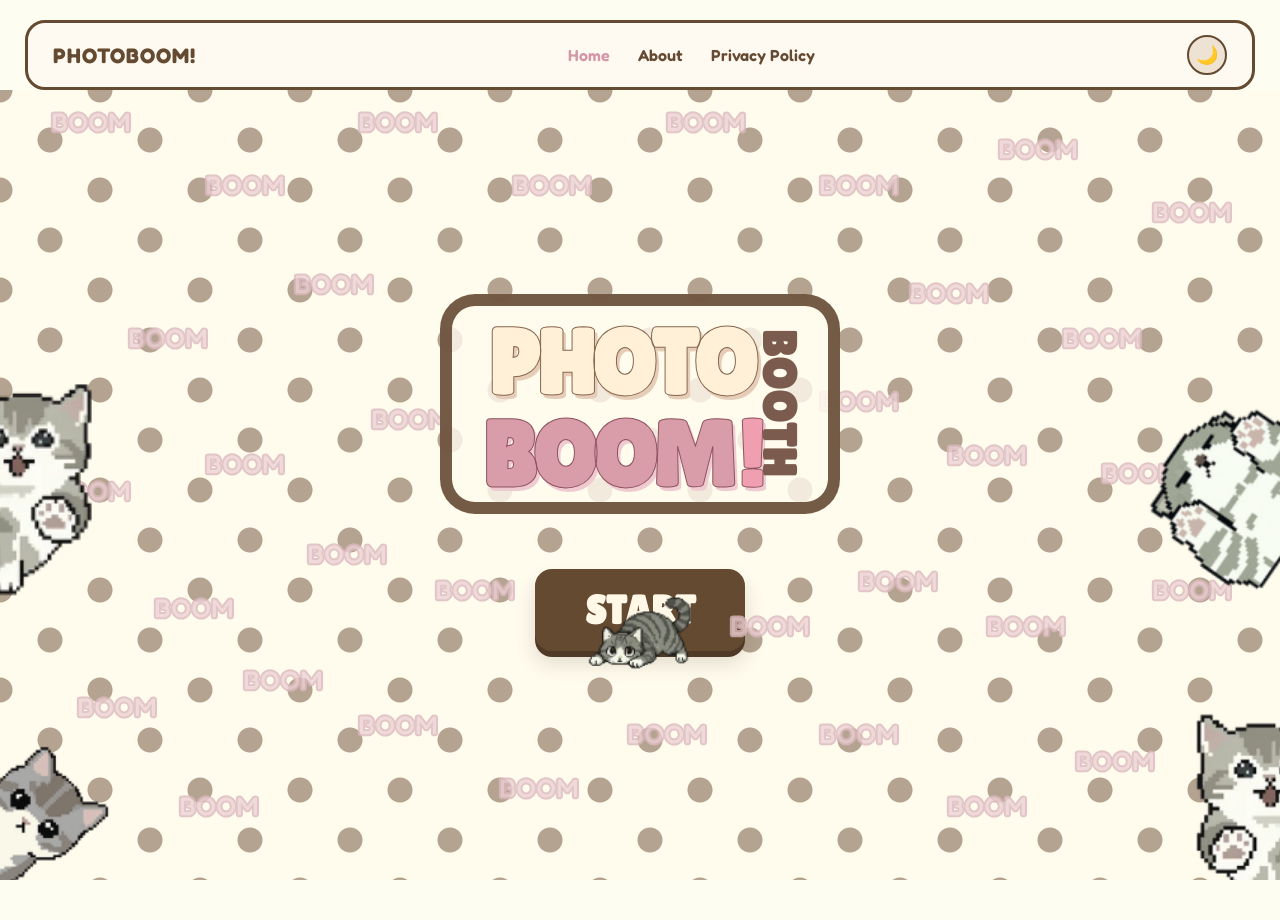
<file: index.html>
<!DOCTYPE html>
<html lang="en">

<head>
    <meta charset="UTF-8">

    <meta name="viewport"
        content="width=device-width, initial-scale=1.0">

    <title>PHOTOBOOM! BOOTH</title>

    <link rel="stylesheet" href="style.css">
</head>

<body>

    <!-- NAVBAR -->
    <nav class="navbar">

        <a href="index.html" class="nav-brand">
            PHOTOBOOM!
        </a>

        <div class="nav-links">
            <a href="index.html" class="active">Home</a>
            <a href="about.html">About</a>
            <a href="privacy.html">Privacy Policy</a>
        </div>

        <button
            id="themeButton"
            class="theme-button"
            type="button"
            aria-label="Toggle dark mode">
            🌙
        </button>

    </nav>

    <main class="home">

    <!-- Decorative BOOM -->
    <div class="decorative-boom boom-1">BOOM</div>
    <div class="decorative-boom boom-2">BOOM</div>
    <div class="decorative-boom boom-3">BOOM</div>
    <div class="decorative-boom boom-4">BOOM</div>
    <div class="decorative-boom boom-5">BOOM</div>
    <div class="decorative-boom boom-6">BOOM</div>
    <div class="decorative-boom boom-7">BOOM</div>
    <div class="decorative-boom boom-8">BOOM</div>
    <div class="decorative-boom boom-9">BOOM</div>
    <div class="decorative-boom boom-10">BOOM</div>
    <div class="decorative-boom boom-11">BOOM</div>
    <div class="decorative-boom boom-12">BOOM</div>
    <div class="decorative-boom boom-13">BOOM</div>
    <div class="decorative-boom boom-14">BOOM</div>
    <div class="decorative-boom boom-15">BOOM</div>
    <div class="decorative-boom boom-16">BOOM</div>
    <div class="decorative-boom boom-17">BOOM</div>
    <div class="decorative-boom boom-18">BOOM</div>
    <div class="decorative-boom boom-19">BOOM</div>
    <div class="decorative-boom boom-20">BOOM</div>
    <div class="decorative-boom boom-21">BOOM</div>
    <div class="decorative-boom boom-22">BOOM</div>
    <div class="decorative-boom boom-23">BOOM</div>
    <div class="decorative-boom boom-24">BOOM</div>
    <div class="decorative-boom boom-25">BOOM</div>
    <div class="decorative-boom boom-26">BOOM</div>
    <div class="decorative-boom boom-27">BOOM</div>
    <div class="decorative-boom boom-28">BOOM</div>
    <div class="decorative-boom boom-29">BOOM</div>
    <div class="decorative-boom boom-30">BOOM</div>
    <div class="decorative-boom boom-31">BOOM</div>
    <div class="decorative-boom boom-32">BOOM</div>
    <div class="decorative-boom boom-33">BOOM</div>
    <div class="decorative-boom boom-34">BOOM</div>


    <!-- Main Logo -->
    <div class="main-logo">
        
        <div class="logo-photo">
            PHOTO
        </div>

        <div class="logo-boom">
            BOOM<span>!</span>
        </div>

        <div class="logo-booth">
            BOOTH
        </div>
        
    </div>
    <!-- cat1 image -->
    <img src="images/cat1.png" alt="Cute cat" class="cat-image">

     <!-- cat2 image -->
    <img src="images/cat2.png" alt="Cute cat" class="cat-image-2">

     <!-- cat3 image -->
    <img src="images/cat3.png" alt="Cute cat" class="cat-image-3">

     <!-- cat4 image -->
    <img src="images/cat4.png" alt="Cute cat" class="cat-image-4">

    <!-- cat5 image -->
    <img src="images/cat5.png" alt="Cute cat" class="cat-image-5">

    <!-- Start Button -->
    <a href="booth.html" class="start-button">START</a>

</main>

    <script src="script.js"></script>

</body>
</html>
</file>
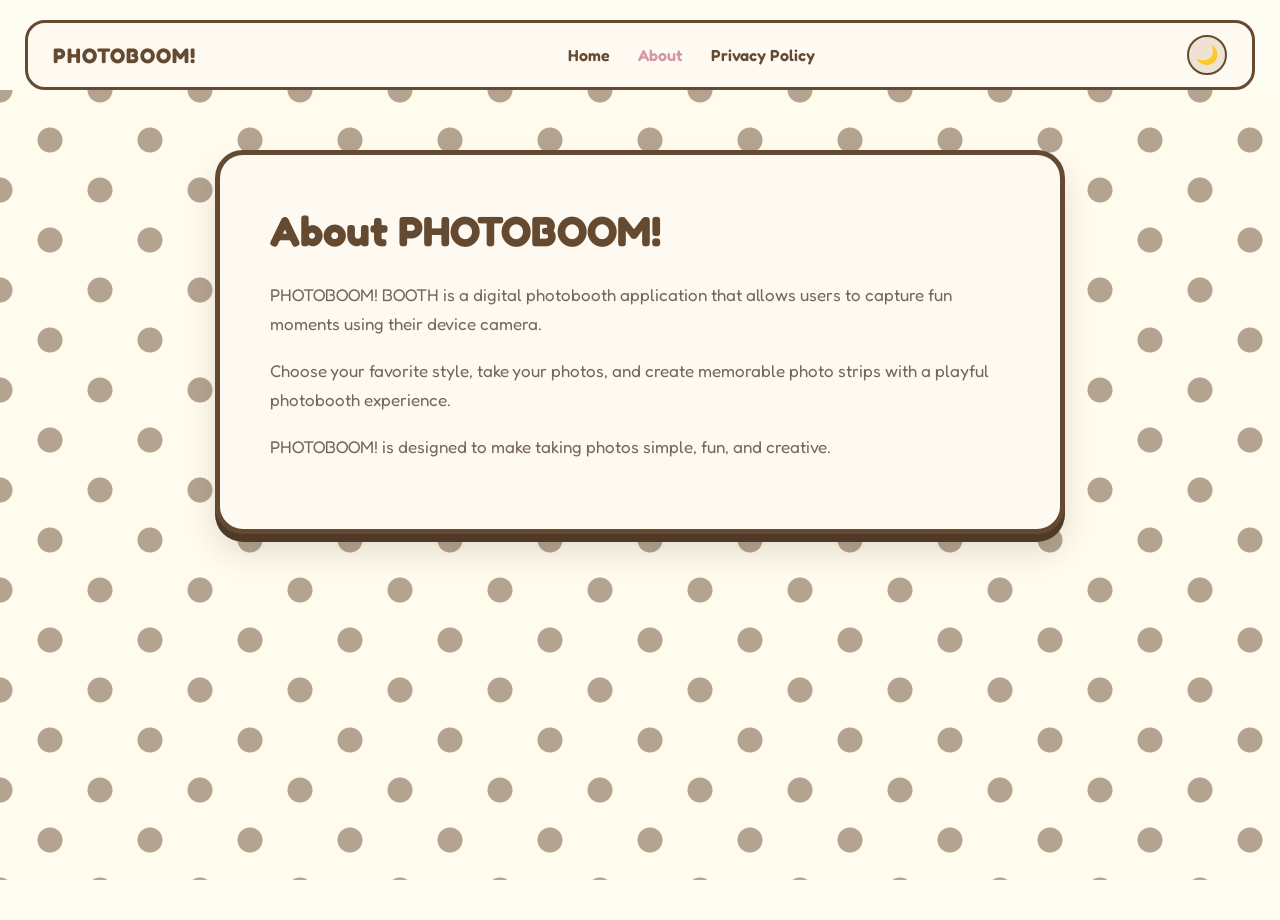
<file: about.html>
<!DOCTYPE html>
<html lang="en">

<head>
    <meta charset="UTF-8">
    <meta name="viewport" content="width=device-width, initial-scale=1.0">

    <title>About - Photo Boom!</title>

    <link rel="stylesheet" href="style.css">
</head>

<body>

    <!-- NAVBAR -->
    <nav class="navbar">

        <a href="index.html" class="nav-brand">
            PHOTOBOOM!
        </a>

        <div class="nav-links">
            <a href="index.html">Home</a>
            <a href="about.html" class="active">About</a>
            <a href="privacy.html">Privacy Policy</a>
        </div>

        <button
            id="themeButton"
            class="theme-button"
            type="button"
            aria-label="Toggle dark mode">
            🌙
        </button>

    </nav>


    <!-- ABOUT PAGE -->
    <main class="page">
        <div class="page-card">

            <h1>About PHOTOBOOM!</h1>

            <p>
                PHOTOBOOM! BOOTH is a digital photobooth
                application that allows users to capture
                fun moments using their device camera.
            </p>

            <p>
                Choose your favorite style, take your photos,
                and create memorable photo strips with a
                playful photobooth experience.
            </p>

            <p>
                PHOTOBOOM! is designed to make taking photos
                simple, fun, and creative.
            </p>

        </div>

    </main>
    
    <script src="script.js"></script>

</body>
</html>
</file>
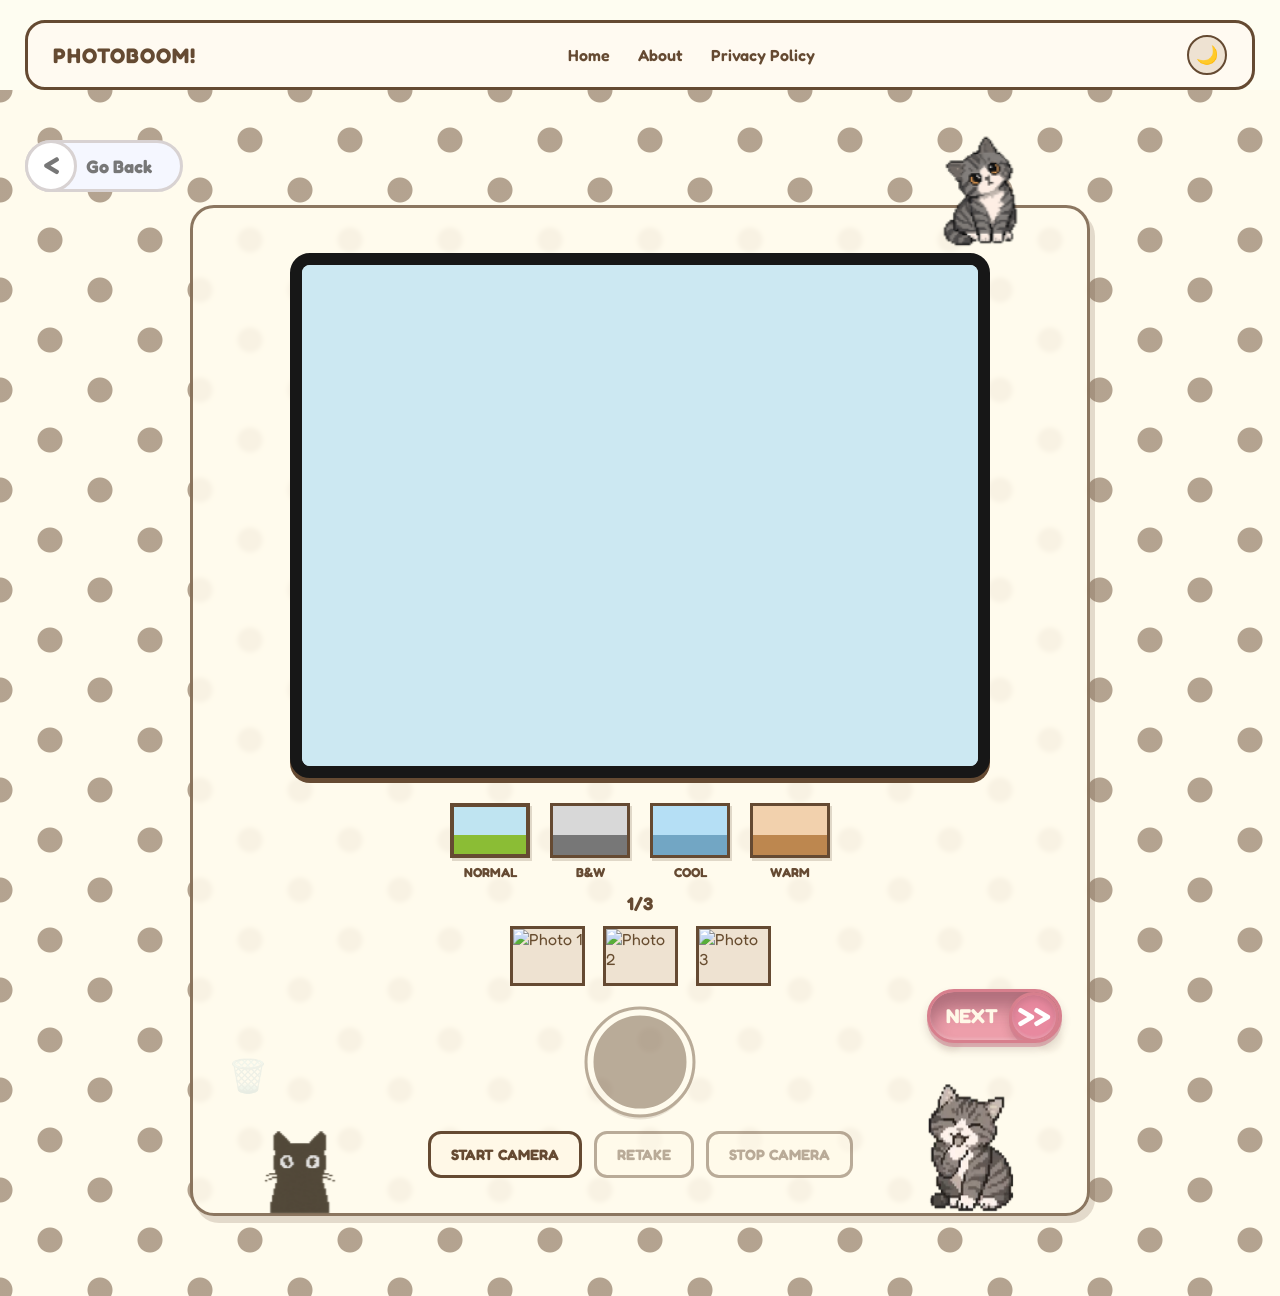
<file: booth.html>
<!DOCTYPE html>
<html lang="en">

<head>
    <meta charset="UTF-8">
    <meta name="viewport" content="width=device-width, initial-scale=1.0">

    <title>Photo Booth - PHOTOBOOM!</title>

    <link rel="stylesheet" href="style.css">
</head>

<body>

    <!-- Navbar -->
    <nav class="navbar">

        <a href="index.html" class="nav-brand">
            PHOTOBOOM!
        </a>

        <div class="nav-links">
            <a href="index.html">Home</a>
            <a href="about.html">About</a>
            <a href="privacy.html">Privacy Policy</a>
        </div>

        <button
            id="themeButton"
            class="theme-button"
            type="button"
            aria-label="Toggle dark mode">
            🌙
        </button>

    </nav>


    <!-- Booth Page -->
    <main class="booth-page">

        <!-- Back Button -->
        <a href="index.html" class="back-home">
            Go Back
        </a>


        <!-- Booth Card -->
        <div class="booth-card">

            <!-- Cat Top -->
            <img
                src="images/cat6.png"
                alt="Cute cat"
                class="cat-image-6">

            <!--Cat Right Bottom-->
            <img
                src="images/cat7.png"
                alt="Cute cat"
                class="cat-image-7">

            <!--Cat Left Bottom-->
            <img
                src="images/cat8.png"
                alt="Cute cat"
                class="cat-image-8">

            <!-- Camera Area -->
            <div class="camera-container">

                <!-- Undo Button -->
                <button
                    id="undo-button"
                    class="undo-button"
                    type="button">
                    ↶
                </button>


                <!-- Camera -->
                <video
                    id="camera"
                    autoplay
                    playsinline>
                </video>


                <!-- Canvas -->
                <canvas
                    id="photo-canvas">
                </canvas>


                <!-- Countdown -->
                <div
                    id="countdown"
                    class="countdown">
                </div>

            </div>


            <!-- Filters -->
            <div class="filters">

                <button
                    class="filter-button active"
                    data-filter="normal"
                    type="button">

                    <span class="filter-preview normal-preview"></span>
                    <span>NORMAL</span>

                </button>


                <button
                    class="filter-button"
                    data-filter="bw"
                    type="button">

                    <span class="filter-preview bw-preview"></span>
                    <span>B&W</span>

                </button>


                <button
                    class="filter-button"
                    data-filter="cool"
                    type="button">

                    <span class="filter-preview cool-preview"></span>
                    <span>COOL</span>

                </button>


                <button
                    class="filter-button"
                    data-filter="warm"
                    type="button">

                    <span class="filter-preview warm-preview"></span>
                    <span>WARM</span>

                </button>

            </div>


            <!-- Photo Counter -->
            <div class="photo-counter">
                <span id="photo-count">1</span>/3
            </div>


            <!-- Photo Thumbnails -->
            <div class="photo-thumbnails">

                <div class="photo-thumbnail">
                    <img
                        id="thumbnail-1"
                        alt="Photo 1">
                </div>

                <div class="photo-thumbnail">
                    <img
                        id="thumbnail-2"
                        alt="Photo 2">
                </div>

                <div class="photo-thumbnail">
                    <img
                        id="thumbnail-3"
                        alt="Photo 3">
                </div>

            </div>


            <!-- Booth Controls -->
            <div class="booth-controls">
                

                <!-- Delete -->
                <button
                    id="delete-photo"
                    class="delete-button"
                    type="button">
                    🗑️
                </button>


                <!-- Shutter -->
                <button
                    id="take-photo"
                    class="shutter-button"
                    type="button"
                    disabled>
                </button>


                <!-- Next -->
                <a href="frame.html" class="booth-page next-button">
                    NEXT
                </a>

            </div>


            <!-- Photo Actions -->
            <div class="photo-actions">

                <button
                    id="start-camera"
                    class="booth-button"
                    type="button">
                    START CAMERA
                </button>

                <button
                    id="retake-photo"
                    class="booth-button"
                    type="button"
                    disabled>
                    RETAKE
                </button>

                <button
                    id="stop-camera"
                    class="booth-button"
                    type="button"
                    disabled>
                    STOP CAMERA
                </button>

            </div>

        </div>


        <!-- Decorative BOOM -->

    </main>
    
    <!-- JavaScript -->
    <script src="script.js"></script>

</body>

</html>
</file>
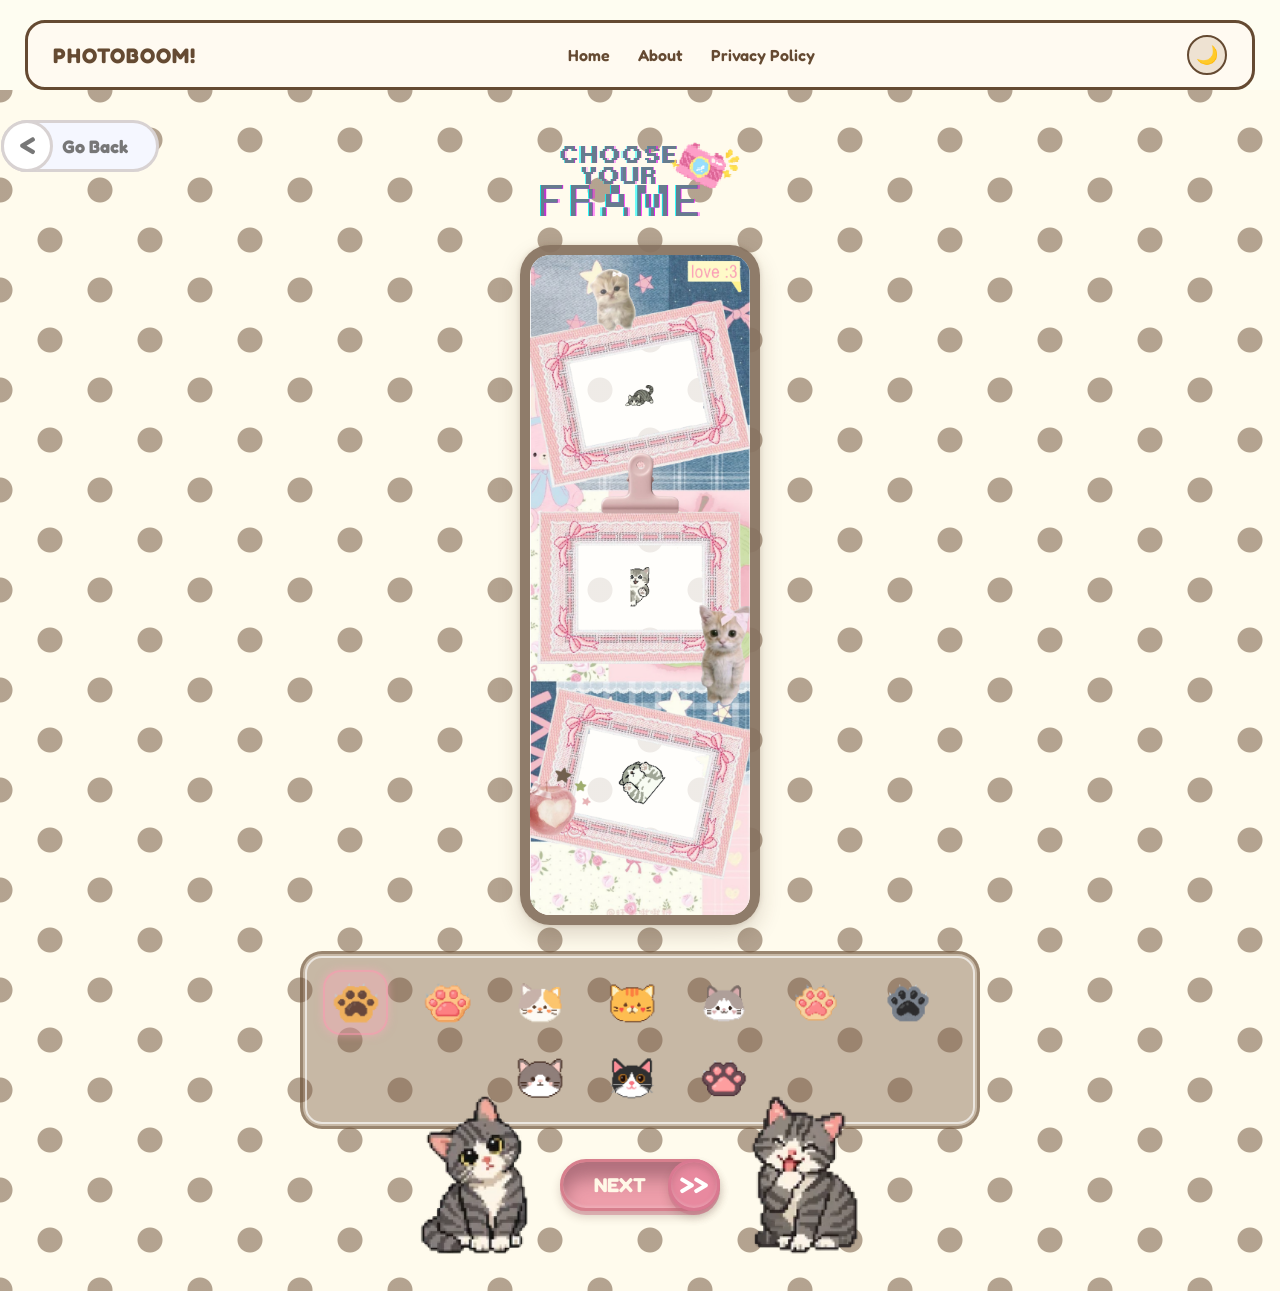
<file: frame.html>
<!DOCTYPE html>
<html lang="en">

<head>
    <meta charset="UTF-8">
    <meta name="viewport" content="width=device-width, initial-scale=1.0">

    <title>Choose Your Frame - PHOTOBOOM!</title>

    <link rel="stylesheet" href="style.css">
</head>

<body>

    <!-- NAVBAR -->
    <nav class="navbar">

        <a href="index.html" class="nav-brand">
            PHOTOBOOM!
        </a>

        <div class="nav-links">
            <a href="index.html">Home</a>
            <a href="about.html">About</a>
            <a href="privacy.html">Privacy Policy</a>
        </div>

        <button
            id="themeButton"
            class="theme-button"
            type="button"
            aria-label="Toggle dark mode">
            🌙
        </button>

    </nav>


    <!-- FRAME PAGE -->
    <main class="frame-page">

        <!-- Go Back -->
        <a href="booth.html" class="back-home">
            Go Back
        </a>


        <!-- Title Image -->
        <div class="frame-title">

            <img
                src="images/text1.png"
                alt="Choose Your Frame">

        </div>


        <!-- Cat Decorative -->
        <img
            src="images/cat9.png"
            alt=""
            class="cat-image-9"
        >

        <img
            src="images/cat10.png"
            alt=""
            class="cat-image-10"
        >


        <!-- Photo Frame Preview -->
        <div class="frame-preview">

            <!-- Tiga Photo hasil capture -->
            <div class="photo-stack">

                <img
                    id="captured-photo-1"
                    class="captured-photo"
                    src=""
                    alt="Captured Photo 1"
                >

                <img
                    id="captured-photo-2"
                    class="captured-photo"
                    src=""
                    alt="Captured Photo 2"
                >

                <img
                    id="captured-photo-3"
                    class="captured-photo"
                    src=""
                    alt="Captured Photo 3"
                >

            </div>


            <!-- Frame yang dipilih -->
            <img
                id="frame-overlay"
                class="frame-overlay"
                src="images/frame1.png"
                alt="Selected Photo Frame"
            >

        </div>


        <!-- Frame Selection -->
        <div class="frame-options">

            <button
                class="frame-button active"
                data-frame="frame1.png">
                <img src="icon/icon1.png" alt="frame 1">
            </button>

            <button
                class="frame-button"
                data-frame="frame2.png">
                <img src="icon/icon2.png" alt="frame 2">
            </button>
                

            <button
                class="frame-button"
                data-frame="frame3.png">
                <img src="icon/icon3.png" alt="frame 3">
            </button>
                

            <button
                class="frame-button"
                data-frame="frame4.png">
                <img src="icon/icon4.png" alt="frame 4">
            </button>


            <button
                class="frame-button"
                data-frame="frame5.png">
                <img src="icon/icon5.png" alt="frame 5">
            </button>

            <button
                class="frame-button"
                data-frame="frame6.png">
                <img src="icon/icon6.png" alt="frame 6">
            </button>


            <button
                class="frame-button"
                data-frame="frame7.png">
                <img src="icon/icon7.png" alt="frame 7">
            </button>

            <button
                class="frame-button"
                data-frame="frame8.png">
                <img src="icon/icon8.png" alt="frame 8">
            </button>

            <button
                class="frame-button"
                data-frame="frame9.png">
                <img src="icon/icon9.png" alt="frame 9">
            </button>


            <button
                class="frame-button"
                data-frame="frame10.png">
                <img src="icon/icon10.png" alt="frame 10">
            </button>

        </div>


        <!-- Next -->
        <a href="sticker.html" class="next-button">
            NEXT
        </a>

    </main>


    <script src="script.js"></script>
    <script src="frame-config.js"></script>
    <script src="frame.js"></script>

</body>

</html>
</file>
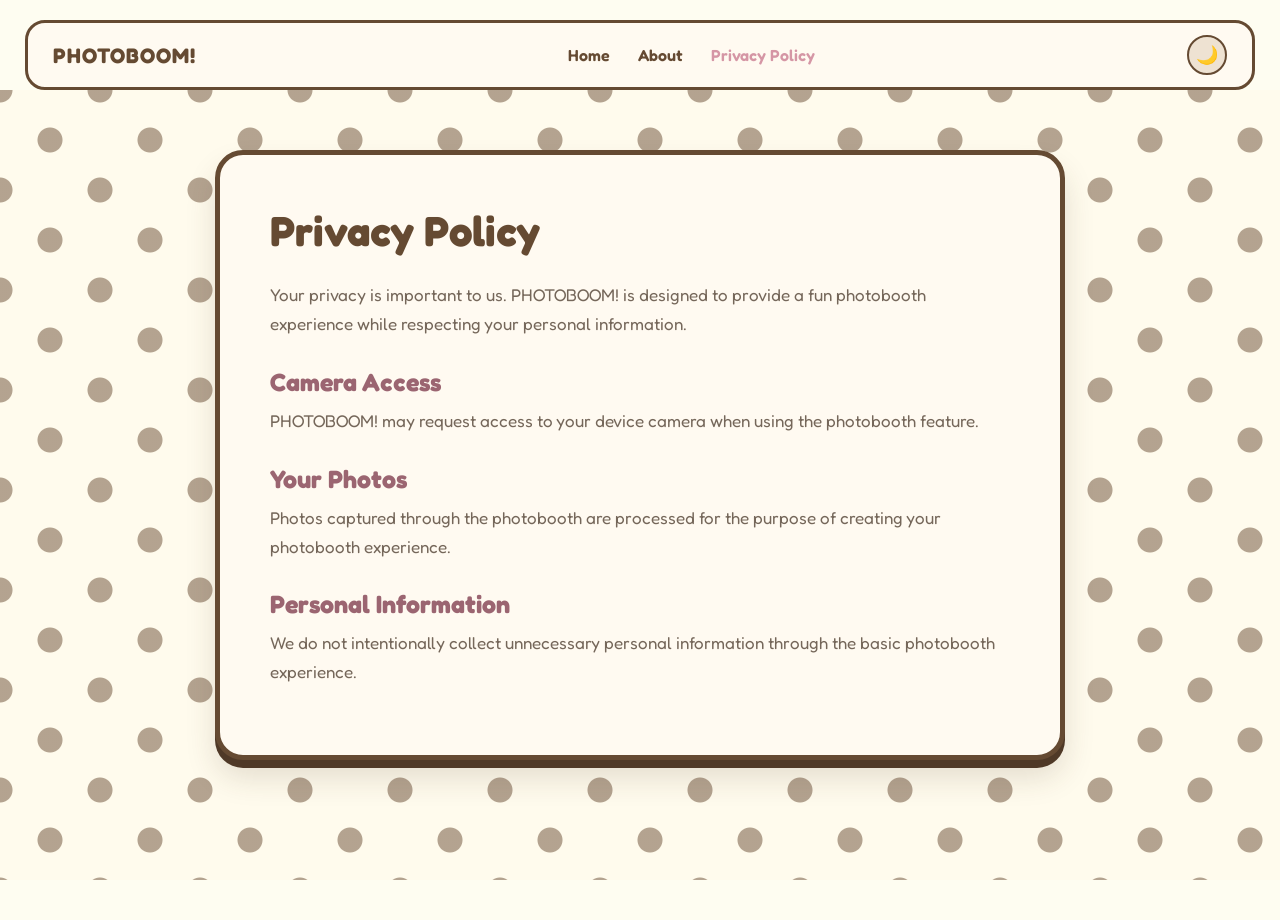
<file: privacy.html>
<!DOCTYPE html>
<html lang="en">

<head>
    <meta charset="UTF-8">
    <meta name="viewport" content="width=device-width, initial-scale=1.0">

    <title>Privacy Policy - Photo Boom!</title>

    <link rel="stylesheet" href="style.css">
</head>

<body>

    <!-- NAVBAR -->
    <nav class="navbar">

        <a href="index.html" class="nav-brand">
            PHOTOBOOM!
        </a>

        <div class="nav-links">
            <a href="index.html">Home</a>
            <a href="about.html">About</a>
            <a href="privacy.html" class="active">
                Privacy Policy
            </a>
        </div>

        <button
            id="themeButton"
            class="theme-button"
            type="button"
            aria-label="Toggle dark mode">
            🌙
        </button>

    </nav>


    <!-- PRIVACY PAGE -->
    <main class="page">
        
        <div class="page-card">

            <h1>Privacy Policy</h1>

            <p>
                Your privacy is important to us.
                PHOTOBOOM! is designed to provide a
                fun photobooth experience while respecting
                your personal information.
            </p>

            <h2>Camera Access</h2>

            <p>
                PHOTOBOOM! may request access to your device
                camera when using the photobooth feature.
            </p>

            <h2>Your Photos</h2>

            <p>
                Photos captured through the photobooth are
                processed for the purpose of creating your
                photobooth experience.
            </p>

            <h2>Personal Information</h2>

            <p>
                We do not intentionally collect unnecessary
                personal information through the basic
                photobooth experience.
            </p>

        </div>

    </main>
    
    <script src="script.js"></script>

</body>
</html>
</file>
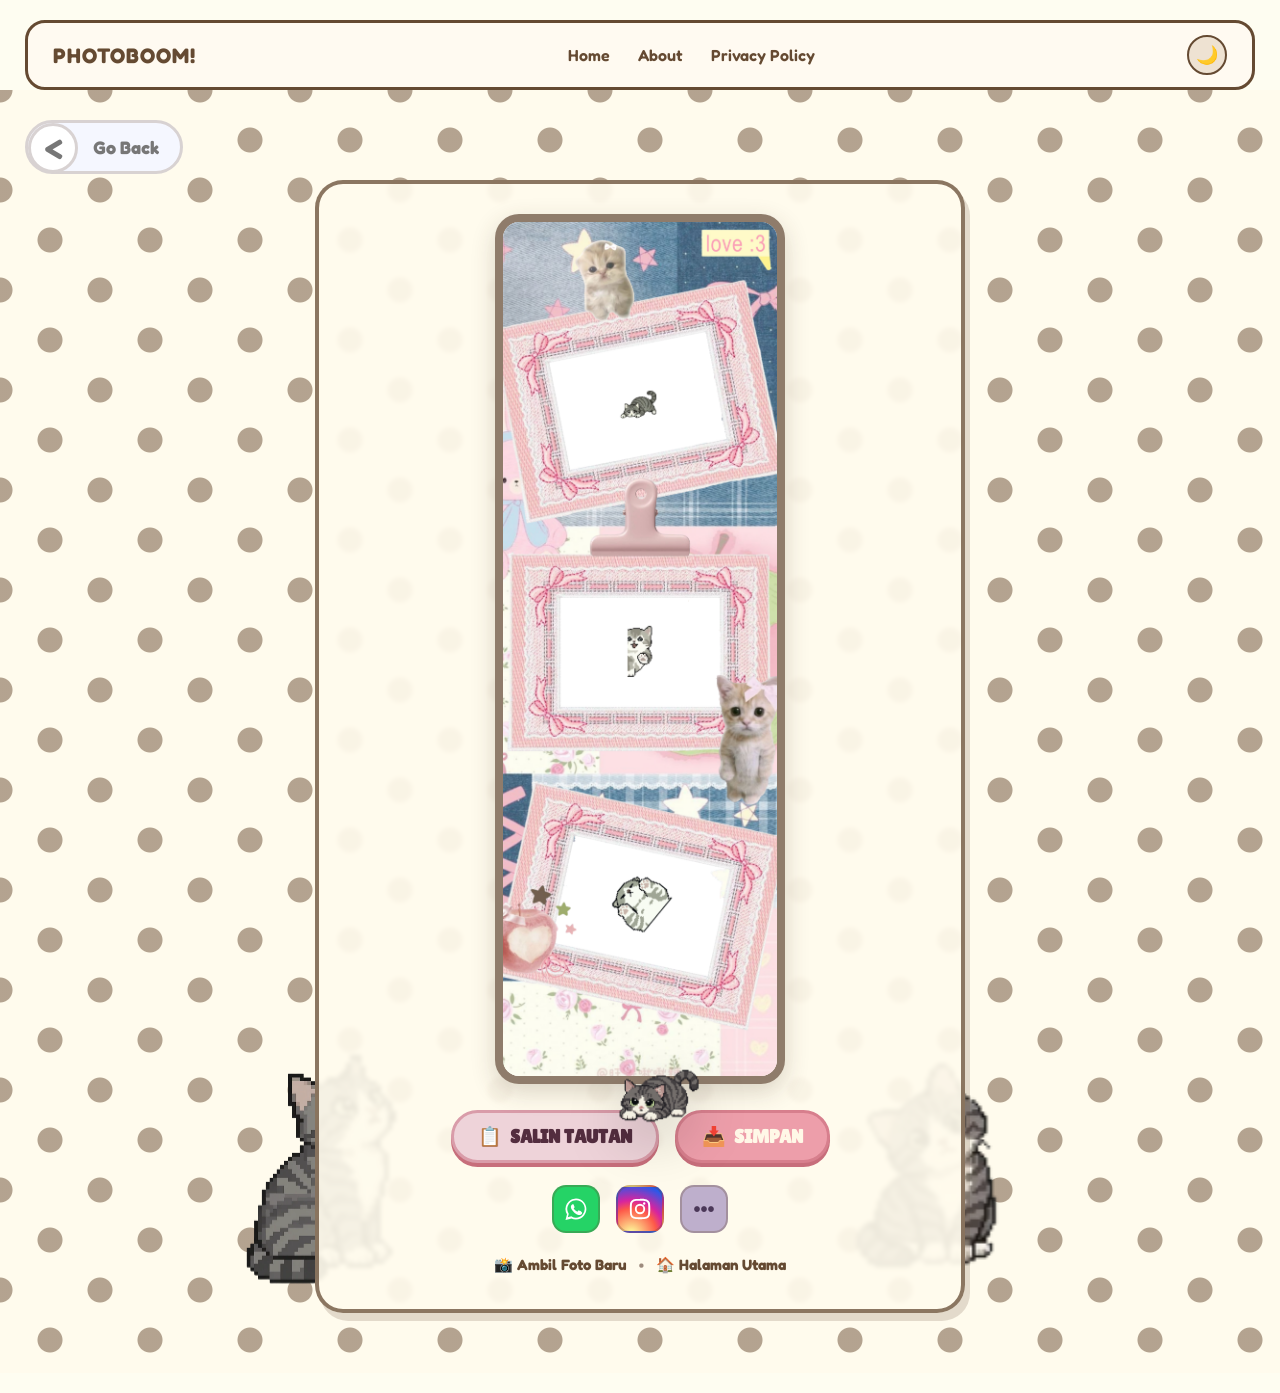
<file: result.html>
<!DOCTYPE html>
<html lang="en">
<head>
    <meta charset="UTF-8">
    <meta name="viewport" content="width=device-width, initial-scale=1.0">
    <title>Hasil Foto - PHOTOBOOM!</title>

    <link rel="stylesheet" href="style.css">
</head>

<body>

    <!-- NAVBAR -->
    <nav class="navbar">

        <a href="index.html" class="nav-brand">
            PHOTOBOOM!
        </a>

        <div class="nav-links">
            <a href="index.html">Home</a>
            <a href="about.html">About</a>
            <a href="privacy.html">Privacy Policy</a>
        </div>

        <button
            id="themeButton"
            class="theme-button"
            type="button"
            aria-label="Toggle dark mode">
            🌙
        </button>

    </nav>

    <!-- RESULT PAGE -->
    <main class="result-page">

        <!-- Back Button -->
        <a href="sticker.html" class="back-home">
            Go Back
        </a>

        <!-- Cat Decorative -->
        <img src="images/cat11.png" alt="" class="cat-on-button">
        <img src="images/cat12.png" alt="" class="cat-result-corner-left">
        <img src="images/cat13.png" alt="" class="cat-result-corner-right">

        <!-- Result Container -->
        <div class="result-card">

            <!-- Decorative Boom -->

            <!-- Photostrip Final Preview -->
            <div class="final-preview-container">

                <div id="loading-spinner" class="loading-spinner">
                    <div class="spinner"></div>
                    <p>Merender fotomu... 📸</p>
                </div>

                <img
                    id="final-photo-img"
                    class="final-photo-img"
                    alt="PHOTOBOOM Result"
                    style="display: none;"
                >

                <!-- Hidden canvas used for high-res generation -->
                <canvas id="export-canvas" style="display: none;"></canvas>

            </div>

            <!-- Primary Action Buttons -->
            <div class="result-actions">

                <!-- Salin Tautan -->
                <button
                    id="btn-copy-link"
                    class="result-pill-btn copy-btn"
                    type="button">
                    <span class="btn-icon">📋</span>
                    <span>SALIN TAUTAN</span>
                </button>

                <!-- Simpan / Download (dengan hiasan kucing di atasnya) -->
                <div class="download-btn-wrap">
                    <button
                        id="btn-download"
                        class="result-pill-btn save-btn"
                        type="button">
                        <span class="btn-icon">📥</span>
                        <span>SIMPAN</span>
                    </button>
                </div>

            </div>

            <!-- Social Share Bar -->
            <div class="social-share-bar">

                <!-- WhatsApp -->
                <button
                    id="btn-share-wa"
                    class="social-btn wa-btn"
                    type="button"
                    title="Bagikan ke WhatsApp">
                    <svg viewBox="0 0 32 32" width="24" height="24" fill="currentColor">
                        <path d="M16 2a13.9 13.9 0 0 0-12 21l-2 7.7 7.9-2A14 14 0 1 0 16 2zm0 25.5a11.5 11.5 0 0 1-5.8-1.6l-.4-.2-4.7 1.2 1.3-4.5-.3-.4a11.6 11.6 0 1 1 9.9 5.5zm6.4-8.6c-.3-.2-2-.9-2.3-1s-.6-.2-.8.2-.9 1.1-1.1 1.3-.4.2-.7 0a9 9 0 0 1-2.6-1.6 10 10 0 0 1-1.8-2.2c-.2-.4 0-.6.2-.8l.5-.6c.2-.2.2-.4.3-.6s0-.4-.1-.6-.8-2-1.1-2.7c-.3-.7-.6-.6-.8-.6h-.7a1.4 1.4 0 0 0-1 .5 4.3 4.3 0 0 0-1.3 3.2 7.5 7.5 0 0 0 1.6 4 17.2 17.2 0 0 0 6.6 5.8c.8.4 1.5.6 2 .7a4.9 4.9 0 0 0 2.2.1 3.6 3.6 0 0 0 2.4-1.7 3 3 0 0 0 .2-1.7c-.2-.2-.4-.3-.7-.5z"/>
                    </svg>
                </button>

                <!-- Instagram -->
                <button
                    id="btn-share-ig"
                    class="social-btn ig-btn"
                    type="button"
                    title="Bagikan ke Instagram">
                    <svg viewBox="0 0 32 32" width="24" height="24" fill="currentColor">
                        <path d="M16 5c3.6 0 4 .1 5.4.2a7.4 7.4 0 0 1 2.5.5 4.4 4.4 0 0 1 2.5 2.5 7.4 7.4 0 0 1 .5 2.5c.1 1.4.2 1.8.2 5.3s-.1 4-.2 5.4a7.4 7.4 0 0 1-.5 2.5 4.4 4.4 0 0 1-2.5 2.5 7.4 7.4 0 0 1-2.5.5c-1.4.1-1.8.2-5.4.2s-4-.1-5.4-.2a7.4 7.4 0 0 1-2.5-.5 4.4 4.4 0 0 1-2.5-2.5 7.4 7.4 0 0 1-.5-2.5C5.1 20 5 19.6 5 16s.1-4 .2-5.4a7.4 7.4 0 0 1 .5-2.5 4.4 4.4 0 0 1 2.5-2.5 7.4 7.4 0 0 1 2.5-.5C12 5.1 12.4 5 16 5zm0-2.5C12.3 2.5 11.9 2.5 10.4 2.6a10 10 0 0 0-3.3.6A6.9 6.9 0 0 0 3.2 7.1a10 10 0 0 0-.6 3.3C2.5 11.9 2.5 12.3 2.5 16s.1 4.1.2 5.6a10 10 0 0 0 .6 3.3 6.9 6.9 0 0 0 3.9 3.9 10 10 0 0 0 3.3.6c1.5.1 1.9.2 5.6.2s4.1-.1 5.6-.2a10 10 0 0 0 3.3-.6 6.9 6.9 0 0 0 3.9-3.9 10 10 0 0 0 .6-3.3c.1-1.5.2-1.9.2-5.6s-.1-4.1-.2-5.6a10 10 0 0 0-.6-3.3 6.9 6.9 0 0 0-3.9-3.9 10 10 0 0 0-3.3-.6c-1.5-.1-1.9-.2-5.6-.2z"/>
                        <path d="M16 9.1a6.9 6.9 0 1 0 6.9 6.9 6.9 6.9 0 0 0-6.9-6.9zm0 11.3a4.4 4.4 0 1 1 4.4-4.4 4.4 4.4 0 0 1-4.4 4.4zm7.2-11.8a1.6 1.6 0 1 1-1.6-1.6 1.6 1.6 0 0 1 1.6 1.6z"/>
                    </svg>
                </button>

                <!-- Web Share API / More -->
                <button
                    id="btn-share-native"
                    class="social-btn more-btn"
                    type="button"
                    title="Bagikan / Share Lainnya">
                    <span style="font-size: 20px; font-weight: bold; line-height: 1;">•••</span>
                </button>

            </div>

            <!-- Secondary Actions -->
            <div class="result-extra-actions">
                <a href="booth.html" class="extra-action-link">
                    📸 Ambil Foto Baru
                </a>
                <span class="dot-separator">•</span>
                <a href="index.html" class="extra-action-link">
                    🏠 Halaman Utama
                </a>
            </div>

        </div>

        <!-- Toast Feedback -->
        <div id="result-toast" class="result-toast">
            Tautan berhasil disalin! ✨
        </div>

    </main>

    <script src="script.js"></script>
    <script src="frame-config.js"></script>
    <script src="result.js"></script>

</body>
</html>
</file>
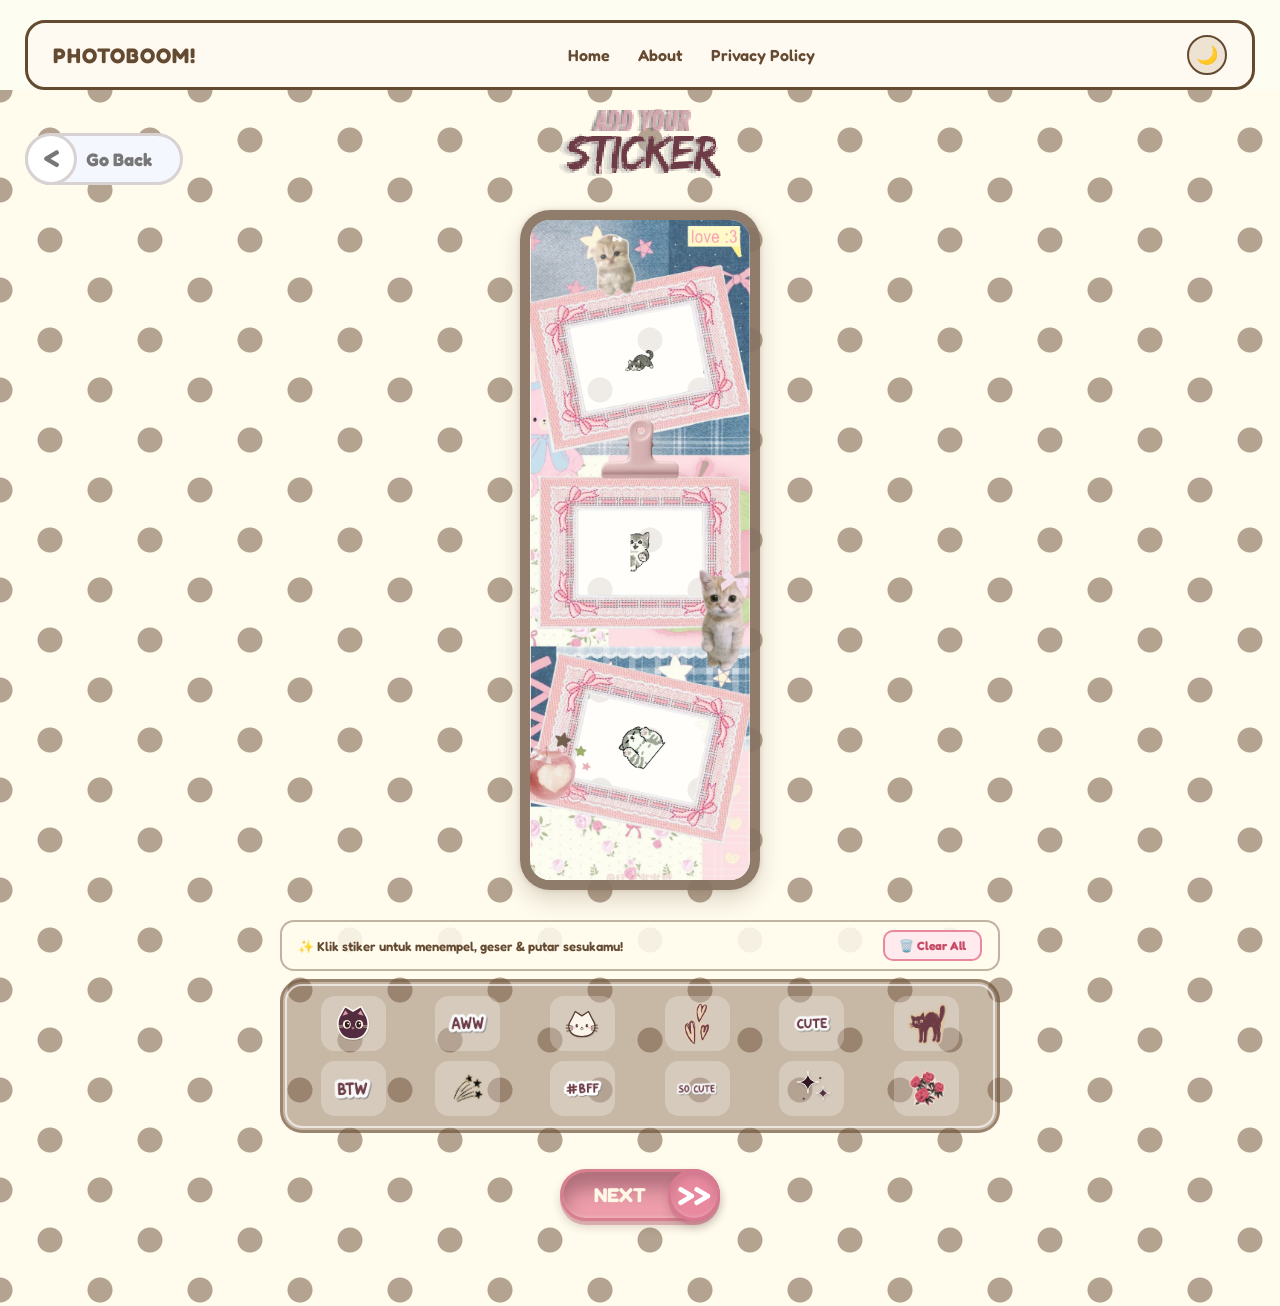
<file: sticker.html>
<!DOCTYPE html>
<html lang="en">

<head>
    <meta charset="UTF-8">
    <meta name="viewport" content="width=device-width, initial-scale=1.0">
    <title>Add Sticker - PHOTOBOOM!</title>

    <link rel="stylesheet" href="style.css">
</head>

<body>

    <!-- NAVBAR -->
    <nav class="navbar">

        <a href="index.html" class="nav-brand">
            PHOTOBOOM!
        </a>

        <div class="nav-links">
            <a href="index.html">Home</a>
            <a href="about.html">About</a>
            <a href="privacy.html">Privacy Policy</a>
        </div>

        <button id="themeButton" class="theme-button" type="button" aria-label="Toggle dark mode">
            🌙
        </button>

    </nav>

    <!-- Sticker Page -->
    <main class="sticker-page">

        <!-- Go Back -->
        <a href="frame.html" class="back-home">
            Go Back
        </a>

        <!-- Title -->
        <div class="sticker-title-wrap">
            <img src="images/text2.png" class="sticker-title" alt="Add Your Sticker">
        </div>

        <!-- Decorative Cats -->
        <!-- <img src="images/cat9.png" alt="" class="cat-image-9">
        <img src="images/cat10.png" alt="" class="cat-image-10"> -->

        <!-- Photo Preview Area -->
        <div class="sticker-photo-preview">

            <div class="sticker-photo-stack">

                <img id="sticker-photo-1" class="sticker-photo" src="" alt="Photo 1">

                <img id="sticker-photo-2" class="sticker-photo" src="" alt="Photo 2">

                <img id="sticker-photo-3" class="sticker-photo" src="" alt="Photo 3">

            </div>

            <!-- Frame Overlay -->
            <img id="sticker-frame" class="sticker-frame" src="images/frame1.png" alt="Selected Frame">

            <!-- Interactive Sticker Layer -->
            <div id="sticker-layer"></div>

        </div>

        <!-- Sticker Quick Toolbar -->
        <div class="sticker-toolbar">
            <span class="sticker-hint">✨ Klik stiker untuk menempel, geser & putar sesukamu!</span>
            <button id="sticker-clear-all" class="toolbar-button" type="button" title="Hapus semua stiker">
                🗑️ Clear All
            </button>
        </div>

        <!-- Sticker Selection Panel -->
        <div class="sticker-options">

            <button class="sticker-button" type="button" data-sticker="images/sticker-1.svg" title="Cat Face">
                <img src="images/sticker-1.svg" alt="Cat Face">
            </button>

            <button class="sticker-button" type="button" data-sticker="images/sticker-2.svg" title="AWW">
                <img src="images/sticker-2.svg" alt="AWW">
            </button>

            <button class="sticker-button" type="button" data-sticker="images/sticker-3.svg" title="Cat Doodle">
                <img src="images/sticker-3.svg" alt="Cat Doodle">
            </button>

            <button class="sticker-button" type="button" data-sticker="images/sticker-4.svg" title="Hearts">
                <img src="images/sticker-4.svg" alt="Hearts">
            </button>

            <button class="sticker-button" type="button" data-sticker="images/sticker-5.svg" title="CUTE">
                <img src="images/sticker-5.svg" alt="CUTE">
            </button>

            <button class="sticker-button" type="button" data-sticker="images/sticker-6.svg" title="Walking Cat">
                <img src="images/sticker-6.svg" alt="Walking Cat">
            </button>

            <button class="sticker-button" type="button" data-sticker="images/sticker-7.svg" title="BTW">
                <img src="images/sticker-7.svg" alt="BTW">
            </button>

            <button class="sticker-button" type="button" data-sticker="images/sticker-8.svg" title="Shooting Stars">
                <img src="images/sticker-8.svg" alt="Shooting Stars">
            </button>

            <button class="sticker-button" type="button" data-sticker="images/sticker-9.svg" title="#BFF">
                <img src="images/sticker-9.svg" alt="#BFF">
            </button>

            <button class="sticker-button" type="button" data-sticker="images/sticker-10.svg" title="SO CUTE">
                <img src="images/sticker-10.svg" alt="SO CUTE">
            </button>

            <button class="sticker-button" type="button" data-sticker="images/sticker-11.svg" title="Sparkles">
                <img src="images/sticker-11.svg" alt="Sparkles">
            </button>

            <button class="sticker-button" type="button" data-sticker="images/sticker-12.svg" title="Rose Bouquet">
                <img src="images/sticker-12.svg" alt="Rose Bouquet">
            </button>

        </div>

        <!-- Navigation -->
        <div class="sticker-navigation">

            <a href="result.html" id="sticker-next" class="next-button">
                NEXT
            </a>

        </div>

    </main>

    <script src="script.js"></script>
    <script src="frame-config.js"></script>
    <script src="sticker.js"></script>

</body>

</html>
</file>
<file: style.css>
/* IMPORT FONT
FUNGSI: Mengambil font dari Google Fonts */
@import url('https://fonts.googleapis.com/css2?family=Lilita+One&display=swap');
@import url('https://fonts.googleapis.com/css2?family=Fredoka:wght@400;500;600;700&display=swap');

/* RESET % GLOBAL
FUNGSI: Mengatur style dasar seluruh halaman */
* {
    margin: 0;
    padding: 0;
    box-sizing: border-box;
}

html {
    scroll-behavior: smooth;
}

body {
    min-height: 100vh;
    overflow-x: hidden;

    font-family: 'Fredoka', sans-serif;

    background: #fefdf1;
    color: #684d30;

    transition:
        background-color 0.3s ease,
        color 0.3s ease,
        opacity 0.3s ease;

    animation: pageEnter 0.45s ease both;
}

body.page-exit {
    opacity: 0;
    transform: translateY(-10px);
}


/* NAVBAR
FUNGSI: Mengatur navigasi bagian atas halaman */

.navbar {
    width: calc(100% - 50px);
    max-width: 1400px;
    min-height: 70px;

    margin: 20px auto 0;
    padding: 0 25px;

    display: flex;
    align-items: center;
    justify-content: space-between;
    gap: 20px;

    background: #fffaf1;

    border: 3px solid #654a32;
    border-radius: 20px;

    position: relative;
    z-index: 100;
}

.nav-brand {
    color: #654a32;
    text-decoration: none;

    font-size: 21px;
    font-weight: 700;
    letter-spacing: 1px;

    white-space: nowrap;
}

.nav-links {
    display: flex;
    align-items: center;
    justify-content: center;
    gap: 28px;
}

.nav-links a {
    color: #654a32;
    text-decoration: none;

    font-size: 16px;
    font-weight: 600;

    white-space: nowrap;

    transition:
        color 0.2s ease,
        transform 0.2s ease;
}

.nav-links a:hover {
    color: #c77f90;
}

.nav-links a.active {
    color: #d596a5;
}


/* THEME BUTTON
FUNGSI: Mengatur tombol Light/Dark Mode */

.theme-button {
    width: 40px;
    height: 40px;

    flex: 0 0 auto;

    display: flex;
    align-items: center;
    justify-content: center;

    border: 2px solid #654a32;
    border-radius: 50%;

    background: #eee2d2;
    color: #654a32;

    font-size: 18px;

    cursor: pointer;

    transition:
        transform 0.2s ease,
        background 0.3s ease,
        color 0.3s ease;
}

.theme-button:hover {
    transform: rotate(12deg) scale(1.05);
}


/* HOME
FUNGSI: Menngatur tampilan utama halaman Home */

.home {
    width: 100%;
    min-height: calc(100vh - 110px);

    display: flex;
    flex-direction: column;
    align-items: center;
    justify-content: center;

    padding: 45px 20px 70px;

    position: relative;
    overflow: hidden;

    background-color: #fffbed;

    background-image:
        radial-gradient(
            circle,
            rgba(118, 91, 67, 0.55) 0 12px,
            transparent 13px
        ),
        radial-gradient(
            circle,
            rgba(118, 91, 67, 0.55) 0 12px,
            transparent 13px
        );

    background-size:
        100px 100px,
        100px 100px;

    background-position:
        0 0,
        50px 50px;

    background-repeat:
        repeat,
        repeat;
}

/* MAIN LOGO 
FUNGSI: Mengatur logo Photo, Boom, Booth*/

.main-logo {
    position: relative;
    z-index: 10;

    width: 400px;
    height: 220px;

    display: flex;
    flex-direction: column;
    align-items: center;
    justify-content: center;

    margin: 0 auto;
    padding: 38px 75px 28px 35px;

    border: 12px solid rgba(101, 74, 50, 0.90);
    border-radius: 35px;
    box-sizing: border-box;

    background: rgba(255, 251, 237, 0.82);
    box-shadow:0 3px 0 rgba(101, 74, 50, 0.22),0 6px 12px rgba(101, 48, 30, 0.08)

    transform: rotate(-1deg);
    animation: logoFloat 4s ease-in-out infinite;
}

.logo-photo,
.logo-boom {
    font-family: 'Lilita One', sans-serif;

    font-size: clamp(55px, 8vw, 92px);
    font-weight: 700;

    line-height: 0.9;
    letter-spacing: -4px;

    white-space: nowrap;
}

.logo-photo {
    color: #fff0d7;

    -webkit-text-stroke: 1px #87664e;

    text-shadow:
        3px 4px 0 #e6cdb7;
}

.logo-boom {
    margin-top: 9px;

    color: #d99ca9;

    -webkit-text-stroke: 1px #8d5360;

    text-shadow:
        3px 4px 0 #efcbd1;
}

.logo-boom span {
    display: inline-block;

    margin-left: 7px;

    color: #ef9faf;
}


/* LOGO BOOTH*/

.logo-booth {
    position: absolute !important;

    right: 26px !important;
    left: auto !important;

    top: 50% !important;
    bottom: auto !important;

    color: #7b5b4e !important;
    opacity: 1;

    font-family: 'Lilita One', sans-serif;

    writing-mode: vertical-rl;
    text-orientation: mixed;

    transform: translateY(-50%) !important;

    font-size: 46px;
    font-weight: 700;
    line-height: 1;
    letter-spacing: 1px;

    white-space: nowrap;

    z-index: 10;
}


/* START BUTTON
FUNGSI: Mengatur tombol start untuk masuk ke booth.html */

.start-button {
    display: block;

    width: fit-content;
    min-width: 210px;

    margin: 55px auto 0;
    padding: 15px 45px;

    background: #654a32;
    color: #fff8e7;

    border: 3px solid #654a32;
    border-radius: 17px;

    box-shadow:
        0 6px 0 #4f3927,
        0 12px 20px rgba(70, 48, 30, 0.16);

    text-decoration: none;
    text-align: center;

    font-family: 'Lilita One', sans-serif;
    font-size: 40px;
    font-weight: 700;

    transition:
        transform 0.2s ease,
        background 0.2s ease,
        box-shadow 0.2s ease;
}

.start-button:hover {
    transform: translateY(-3px);

    background: #785a3e;

    box-shadow:
        0 9px 0 #4f3927,
        0 15px 24px rgba(70, 48, 30, 0.18);
}

.start-button:active {
    transform: translateY(3px);

    box-shadow:
        0 2px 0 #4f3927,
        0 5px 10px rgba(70, 48, 30, 0.15);
}


/* OTHER PAGE NAVIGATION */

.page {
    min-height: calc(100vh - 110px);

    padding: 60px 25px 70px;

    display: flex;
    align-items: flex-start;
    justify-content: center;

    background-color: #fffbed;

    background-image:
        radial-gradient(
            circle,
            rgba(118, 91, 67, 0.55) 0 12px,
            transparent 13px
        ),
        radial-gradient(
            circle,
            rgba(118, 91, 67, 0.55) 0 12px,
            transparent 13px
        );

    background-size:
        100px 100px,
        100px 100px;

    background-position:
        0 0,
        50px 50px;

    background-repeat:
        repeat,
        repeat;
}

.page-card {
    width: min(850px, 95vw);

    padding: 50px;

    background: #fffaf1;

    border: 5px solid #654a32;
    border-radius: 28px;

    box-shadow:
        0 8px 0 #4f3927,
        0 18px 30px rgba(75, 52, 35, 0.15);
}

.page-card h1 {
    margin-bottom: 25px;

    color: #654a32;

    font-size: 42px;
}

.page-card h2 {
    margin-top: 28px;
    margin-bottom: 10px;

    color: #9b6571;

    font-size: 25px;
}

.page-card p {
    margin-bottom: 18px;

    color: #75675a;

    font-size: 17px;
    line-height: 1.7;
}


/* PROFILE
FUNGSI: Mengatur layout pada halaman profil */

.profile-content {
    display: flex;
    flex-direction: column;
    align-items: flex-start;
}

.profile-avatar {
    width: 80px;
    height: 80px;

    margin-bottom: 18px;

    display: flex;
    align-items: center;
    justify-content: center;

    border-radius: 50%;

    background: #e5b7bf;

    color: #654a32;

    font-size: 40px;
    font-weight: 700;
}

.profile-button {
    padding: 12px 22px;

    border: 2px solid #654a32;
    border-radius: 12px;

    background: #e5b7bf;
    color: #654a32;

    font-family: inherit;
    font-weight: 700;

    cursor: pointer;
}


/* PHOTOBOOTH PAGE
FUNGSI: Mengatur layout Halaman Kamera */

.booth-page {
    min-height: calc(100vh - 110px);

    padding: 45px 20px 70px;

    display: flex;
    justify-content: center;

    background-color: #fffbed;
}

.booth-card {
    width: min(950px, 100%);

    padding: 35px;

    background: #fffaf1;

    border: 5px solid #654a32;
    border-radius: 28px;

    box-shadow:
        0 8px 0 #4f3927,
        0 18px 30px rgba(75, 52, 35, 0.15);
}

.booth-header {
    margin-bottom: 25px;

    text-align: center;
}

.booth-header h1 {
    margin-bottom: 8px;

    font-size: 36px;
    color: #654a32;
}

.booth-header p {
    color: #75675a;
}

.camera-container {
    position: relative;

    width: 100%;

    aspect-ratio: 16 / 10;

    overflow: hidden;

    border: 4px solid #654a32;
    border-radius: 20px;

    background: #211b18;
}

#camera {
    width: 100%;
    height: 100%;

    display: block;

    object-fit: cover;
}

#photo-canvas {
    display: none;
}

.countdown {
    position: absolute;

    inset: 0;

    display: flex;
    align-items: center;
    justify-content: center;

    color: white;

    font-size: 90px;
    font-weight: 700;

    text-shadow: 0 3px 10px rgba(0, 0, 0, 0.5);

    pointer-events: none;
}

.booth-controls,
.photo-actions {
    margin-top: 20px;

    display: flex;
    flex-wrap: wrap;
    justify-content: center;

    gap: 12px;
}

.booth-button {
    padding: 12px 20px;

    border: 2px solid #654a32;
    border-radius: 13px;

    background: #ead7c3;
    color: #654a32;

    font-family: inherit;
    font-weight: 700;

    cursor: pointer;

    transition:
        transform 0.2s ease,
        opacity 0.2s ease;
}

.booth-button.primary {
    background: #d99ca9;
}

.booth-button:hover:not(:disabled) {
    transform: translateY(-2px);
}

.booth-button:disabled {
    opacity: 0.45;
    cursor: not-allowed;
}

.photo-result {
    margin-top: 30px;
    text-align: center;
}

.photo-result h2 {
    margin-bottom: 15px;
    color: #654a32;
}

.photo-preview {
    min-height: 180px;

    display: flex;
    align-items: center;
    justify-content: center;

    padding: 20px;

    border: 3px dashed #b79778;
    border-radius: 18px;

    background: #f7eadb;
}

#photo-result {
    display: none;

    max-width: 100%;
    max-height: 500px;

    border-radius: 12px;
}

#photo-placeholder {
    color: #75675a;
}

.back-home {
    display: block;

    width: fit-content;

    margin: 25px auto 0;

    color: #777;

    text-decoration: none;
    font-weight: 700;
}

.back-home:hover {
    color: #777;
}


/* DARK MODE */

body.dark {
    background: #211b18;
    color: #f5eee5;
}

body.dark .navbar {
    background: #2e2621;
    border-color: #76583f;
}

body.dark .nav-brand,
body.dark .nav-links a {
    color: #ead5c0;
}

body.dark .nav-links a:hover,
body.dark .nav-links a.active {
    color: #efa7b5;
}

body.dark .theme-button {
    background: #3b3029;
    border-color: #d8c8bb;
    color: #f5eee5;
}

body.dark .home,
body.dark .page,
body.dark .booth-page {
    background-color: #211b18;
    
    background-image:
        radial-gradient(
            circle,
            rgba(118, 91, 67, 0.55) 0 12px,
            transparent 13px
        ),
        radial-gradient(
            circle,
            rgba(118, 91, 67, 0.55) 0 12px,
            transparent 13px
        );

    background-size:
        100px 100px,
        100px 100px;

    background-position:
        0 0,
        50px 50px;

    background-repeat:
        repeat,
        repeat;
}

body.dark .logo-photo {
    color: #f5dfc5;
}

body.dark .logo-boom {
    color: #d991a0;
}

body.dark .logo-booth {
    color: #ead5c0;
}

body.dark .start-button {
    background: #8a6848;
    border-color: #76583f;
    box-shadow: 0 6px 0 #543e2c;
}

body.dark .page-card,
body.dark .booth-card {
    background: #2e2621;
    border-color: #76583f;

    box-shadow:
        0 8px 0 #4a382b,
        0 18px 30px rgba(0, 0, 0, 0.35);
}

body.dark .page-card h1,
body.dark .page-card h2,
body.dark .booth-header h1,
body.dark .photo-result h2 {
    color: #f5dfc5;
}

body.dark .page-card p,
body.dark .booth-header p,
body.dark #photo-placeholder {
    color: #c6b7aa;
}

body.dark .profile-avatar {
    background: #6f4e55;
    color: #f5dfc5;
}

body.dark .profile-button,
body.dark .booth-button {
    background: #3a2e27;
    border-color: #76583f;
    color: #f5dfc5;
}

body.dark .booth-button.primary {
    background: #8a5965;
}

body.dark .camera-container {
    border-color: #76583f;
}

body.dark .photo-preview {
    background: #241d1a;
    border-color: #76583f;
}

body.dark .back-home {
    color: #ead5c0;
}


/* ANIMATIONS */

@keyframes pageEnter {
    from {
        opacity: 0;
        transform: translateY(10px);
    }

    to {
        opacity: 1;
        transform: translateY(0);
    }
}

@keyframes logoFloat {
    0%, 100% {
        transform: rotate(-1deg) translateY(0);
    }

    50% {
        transform: rotate(-1deg) translateY(-7px);
    }
}


/* MOBILE POLISH - HOME / NAVBAR */

@media screen and (max-width: 700px) {
    .navbar {
        width: calc(100% - 25px);
        min-height: 58px;
        margin: 10px auto 0;
        padding: 8px 10px;

        flex-direction: row;
        flex-wrap: nowrap;
        
        align-items: center;
        justify-content: space-between;

        gap: 10px;
    }

    .nav-brand {
        order: ;
        font-size: clamp(16px, 4.8vw, 20px);
        letter-spacing: 0.5px;
        flex-shrink: 0;
    }

    .nav-links {
        width: auto;
        flex: 1;

        display: flex;
        flex-direction: row;
        flex-wrap: nowrap;
        justify-content: center;
        align-items: center;
        gap: clamp(6px, 2.7VW, 12px);
    }

    .nav-links a {
        font-size: clamp(13px, 3.2vw, 12px);
        line-height: 1;
        white-space: nowrap;
    }

    .theme-button {
        width: 40px;
        height: 40px;
        margin-left: auto;
        flex-shrink: 0;
    }

    .home {
        min-height: calc(100svh - 80px);
        position: relative;
        display: block;

        padding: 0;
        overflow: hidden;
    }

    .main-logo {
        position: absolute;
        top: 10%;
        left: 22%;
        transform: translateX(-50%) rotate(-1deg);

        width: min(250px, calc(100VW - 48px));
        height: 155px;
        margin: 0;
        padding: 12px 48px 18px 32px;
        box-sizing: border-box;
        border-width: 7px;
        border-radius: 27px;
    }

    .logo-photo, .logo-boom {
        font-size: clamp(39px, 12.8vw, 58px);
        letter-spacing: -2px;
    }

    .logo-boom {
        margin-top: 7px;
    }

    .logo-booth {
        right: 10px !important;
        font-size: clamp(24px, 7.5VW, 35px);
        letter-spacing: 0;
    }

    .start-button {
        position: absolute;
        top: 68%;
        left: 50%;
        transform: translateX(-50%);
        margin: 0;

        width: 170px;
        min-width: 0;
        padding: 12px 20px;
        box-sizing: border-box;

        font-size: 32px;
        z-index: 4;
    }

    .start-button:hover {
        transform: translateX(-50%) translateY(-3px);
    }

    .start-button:active {
        transform: translateX(-50%) translateY(3px);
    }

    .cat-image {
        width: 80px;
        left: 50%;
        bottom: 18%;
        transform: translateX(-50%) scale(1.5);
        z-index: 9;
    }

    .cat-image-2, .cat-image-3 {
        width: 55px;
        max-width: 16VW;
        height: auto;
        transform: translateX(-50%) scale(7.5) !important;
        z-index: 4;
    }

    .cat-image-2 {
        left: 30px !important;
        bottom: 57% !important;
    }

    .cat-image-3 {
        left: 95%;
        bottom: 50% !important;
    }

    .cat-image-4, .cat-image-5 {
        transform: translateX(-50%) scale(3.9) !important;
    }

    .cat-image-4 {
        left: 15% !important;
        bottom: -5% !important;
    }

    .cat-image-5 {
        right: 25% !important;
        bottom: -6% !important;
    }

    .decorative-boom:nth-of-type(even) {
        font-size: 11px ;
        -webkit-text-stroke-width: 0;
    }
}

/* Decorative BOOM */
.decorative-boom {
    position: absolute;

    color: #edd1d5;
    -webkit-text-stroke: 2px #dcb9be;

    font-size: clamp(18px, 2.2vw, 30px);
    font-weight: 700;
    line-height: 1;

    white-space: nowrap;
    opacity: 0.8;

    pointer-events: none;
    z-index: 1;

    animation: boomFloat 4s ease-in-out infinite;
}


/* DECORATIVE TEXT*/

/* boom 1 baris atas 5 */ 
.boom-1 {
    top: 9vh;
    left: 40vw;
}

/* boom 2 baris atas 4 */
.boom-2 {
    top: 2vh;
    left: 52vw;
    animation-delay: 0.4s;
}

/* boom 3 baris atas 3 */
.boom-3 {
    top: 2vh;
    left: 28vw;
    animation-delay: 0.8s;
}

/* boom 4 baris atas 2 */
.boom-4 {
    top: 9vh;
    left: 16vw;
    animation-delay: 1.2s;
}

/* boom 5 baris atas 1 */
.boom-5 {
    top: 2vh;
    left: 4vw;
    animation-delay: 1.6s;
}

/* boom 6 baris atas 6 */
.boom-6 {
    top: 9vh;
    left: 64vw;
    animation-delay: 2s;
}

/* boom 7 baris atas 7 */
.boom-7 {
    top: 5vh;
    left: 78vw;
    animation-delay: 2.4s;
}

/* boom 8 baris atas 8 */
.boom-8 {
    top: 12vh;
    left: 90vw;
    animation-delay: 2.8s;
}

/* boom 9 baris tengah 1 */
.boom-9 {
    top: 26vh;
    left: 10vw;
    animation-delay: 3.2s;
}

/* boom 10 baris tengah 2 */
.boom-10 {
    top: 20vh;
    left: 23vw;
    animation-delay: 3.6s;
}

/* boom 11 baris tengah 3 */
.boom-11 {
    top: 21vh;
    left: 71vw;
    animation-delay: 4s;
}

/* boom 12 baris tengah 4 */
.boom-12 {
    top: 26vh;
    left: 83vw;
    animation-delay: 4.4s;
}

/* boom 13 baris tengah v2 1 */
.boom-13 {
    top: 43vh;
    left: 4vw;
    animation-delay: 4.8s;
}

/* boom 14 baris tengah v2 2 */
.boom-14 {
    top: 40vh;
    left: 16vw;
    animation-delay: 5.2s;
}

/* boom 15 baris tengah v2 3 */
.boom-15 {
    top: 35vh;
    left: 29vw;
    animation-delay: 5.6s;
}

/* boom 16 baris tengah v2 4 */
.boom-16 {
    top: 33vh;
    left: 64vw;
    animation-delay: 5s;
}

/* boom 17 baris tengah v3 1 */
.boom-17 {
    top: 56vh;
    left: 12vw;
    animation-delay: 5s;
}

/* boom 18 baris tengah v3 2 */
.boom-18 {
    top: 50vh;
    left: 24vw;
    animation-delay: 5s;
}

/* boom 19 baris tengah v3 3 */
.boom-19 {
    top: 54vh;
    left: 34vw;
    animation-delay: 4s;
}

/* boom 20 baris tengah v3 4 */
.boom-20 {
    top: 58vh;
    left: 57vw;
    animation-delay: 4s;
}

/* boom 21 baris tengah v2 5 */
.boom-21 {
    top: 39vh;
    left: 74vw;
    animation-delay: 4s;
}

/* boom 22 baris tengah v2 6 */
.boom-22 {
    top: 41vh;
    left: 86vw;
    animation-delay: 4s;
}

/* boom 23 baris tengah v3 5 */
.boom-23 {
    top: 53vh;
    left: 67vw;
    animation-delay: 4s;
}

/* boom 24 baris tengah v3 6 */
.boom-24 {
    top: 58vh;
    left: 77vw;
    animation-delay: 4s;
}

/* boom 25 baris tengah v3 7 */
.boom-25 {
    top: 54vh;
    left: 90vw;
    animation-delay: 4s;
}

/* boom 26 baris bawah 1*/
.boom-26 {
    top: 67vh;
    left: 6vw;
    animation-delay: 4s;
}

/* boom 27 baris bawah 2 */
.boom-27 {
    top: 64vh;
    left: 19vw;
    animation-delay: 4s;
}

/* boom 28 baris bawah 3 */
.boom-28 {
    top: 69vh;
    left: 28vw;
    animation-delay: 4s;
}

/* boom 29 baris bawah 4 */
.boom-29 {
    top: 76vh;
    left: 39vw;
    animation-delay: 4s;
}

/* boom 30 baris bawah 5 */
.boom-30 {
    top: 70vh;
    left: 49vw;
    animation-delay: 4s;
}

/* boom 31 baris bawah 6 */
.boom-31 {
    top: 70vh;
    left: 64vw;
    animation-delay: 4s;
}

/* boom 32 baris bawah 7 */
.boom-32 {
    top: 73vh;
    left: 84vw;
    animation-delay: 4s;
}

/* boom 33 baris bawah v2 1 */
.boom-33 {
    top: 78vh;
    left: 14vw;
    animation-delay: 4s;
}

/* boom 34 baris bawah v2 2 */
.boom-34 {
    top: 78vh;
    left: 74vw;
    animation-delay: 4s;
}

/* ANIMATION */

@keyframes boomFloat {
    0% {
        transform: translateY(0) rotate(-3deg);
    }

    50% {
        transform: translateY(-8px) rotate(3deg);
    }

    100% {
        transform: translateY(0) rotate(-3deg);
    }
}

/* BOOTH PAGE
FUNGSI: Mengatur Background Polkadot halaman booth.html */

.booth-page {
    position: relative;
    min-height: 100vh;

    padding: 115px 20px 80px;

    display: flex;
    flex-direction: column;
    align-items: center;

    overflow: hidden;

    background-color: #fffbed;

    background-image:
        radial-gradient(
            circle,
            rgba(118, 91, 67, 0.55) 0 12px,
            transparent 13px
        ),
        radial-gradient(
            circle,
            rgba(118, 91, 67, 0.55) 0 12px,
            transparent 13px
        );

    background-size:
        100px 100px,
        100px 100px;

    background-position:
        0 0,
        50px 50px;

    background-repeat:
        repeat,
        repeat;
}


/* BACK BUTTON
FUNGSI: Mengatur tombol Go Back pada booth.html */
.booth-page .back-home {
    position: absolute;
    z-index: 20;

    left: 25px;
    top: 25px;

    display: flex;
    align-items: center;

    width: 158px;
    height: 52px;

    padding: 0 18px 0 58px;

    background: #f5f7ff;
    color: #777;

    border: 3px solid #d8d2d2;
    border-radius: 30px;

    text-decoration: none;
    font-size: 18px;
    font-weight: 700;

    box-sizing: border-box;
    transition: transform 0.15s ease, background 0.15s ease;
}

.booth-page .back-home:hover {
    background: #eef2ff;
    transform: translateY(-2px);
}

/* Lingkaran < */
.booth-page .back-home::before {
    content: "<";

    position: absolute;
    left: -3px;
    top: -3px;

    width: 52px;
    height: 52px;

    display: flex;
    align-items: center;
    justify-content: center;

    background: #ffffff;
    color: #777;

    border: 3px solid #d8d2d2;
    border-radius: 50%;

    font-size: 26px;
    font-weight: 900;
    line-height: 1;
    padding-bottom: 2px;

    box-sizing: border-box;
}

/* BOOTH CARD
FUNGSI: Mengatur kotak utama Kamera */

.booth-card {
    position: relative;
    z-index: 5;

    width: min(900px, 94%);

    padding: 25px 25px 35px;

    display: flex;
    flex-direction: column;
    align-items: center;

    background: rgba(255, 251, 237, 0.9);

    border: 3px solid rgba(101, 74, 50, 0.75);
    border-radius: 24px;

    box-shadow:
        5px 7px 0 rgba(101, 74, 50, 0.18);

    backdrop-filter: blur(2px);
}
/* CAMERA
FUNGSI: Mengatur kotak camera pada booth.html */

.camera-container {
    position: relative;

    width: min(700px, 100%);

    aspect-ratio: 4 / 3;

    margin-top: 20px;

    overflow: hidden;

    background: #d9eef5;

    border: 12px solid #171717;

    box-shadow:
        0 5px 0 #654a32;

    display: flex;
    align-items: center;
    justify-content: center;
}


/* Camera video */

#camera {
    width: 100%;
    height: 100%;

    object-fit: cover;

    display: block;

    background: #cce8f2;
}


/* Canvas */

#photo-canvas {
    display: none;
}


/* COUNTDOWN */

.countdown {
    position: absolute;

    inset: 0;

    display: flex;
    align-items: center;
    justify-content: center;

    color: white;

    font-size: 90px;
    font-weight: 800;

    text-shadow:
        4px 4px 0 rgba(0, 0, 0, 0.3);

    pointer-events: none;
}


/* UNDO */

.undo-button {
    position: absolute;

    top: -65px;
    left: 5px;

    z-index: 10;

    width: 50px;
    height: 50px;

    border: 0;

    background: transparent;

    color: #654a32;

    font-size: 42px;

    cursor: pointer;
}


/* FILTERS */

.filters {
    width: 100%;

    margin-top: 25px;

    display: flex;
    justify-content: center;
    align-items: flex-start;

    gap: 20px;

    flex-wrap: wrap;
}


.filter-button {
    display: flex;
    flex-direction: column;
    align-items: center;

    gap: 6px;

    padding: 0;

    border: 0;

    background: transparent;

    color: #654a32;

    font-family: inherit;

    font-size: 13px;
    font-weight: 800;

    cursor: pointer;
}


.filter-preview {
    width: 80px;
    height: 55px;

    display: block;

    background: #bfe4f1;

    border: 3px solid #654a32;

    box-shadow:
        2px 3px 0 rgba(101, 74, 50, 0.2);
}


.filter-button.active .filter-preview {
    border-width: 4px;
}


/* Filter preview colors */

.normal-preview {
    background:
        linear-gradient(
            #bfe4f1,
            #bfe4f1 60%,
            #8bbd35 60%
        );
}

.bw-preview {
    background:
        linear-gradient(
            #d8d8d8,
            #d8d8d8 60%,
            #777 60%
        );
}

.cool-preview {
    background:
        linear-gradient(
            #b5dff5,
            #b5dff5 60%,
            #72a6c4 60%
        );
}

.warm-preview {
    background:
        linear-gradient(
            #f2d1ad,
            #f2d1ad 60%,
            #bd874f 60%
        );
}


/* PHOTO COUNTER */

.photo-counter {
    margin-top: 12px;

    color: #654a32;

    font-size: 18px;
    font-weight: 800;
}


/* THUMBNAILS */

.photo-thumbnails {
    margin-top: 12px;

    display: flex;
    justify-content: center;

    gap: 18px;
}


.photo-thumbnail {
    width: 75px;
    height: 60px;

    overflow: hidden;

    background: #eee2d1;

    border: 3px solid #654a32;

    display: flex;
    align-items: center;
    justify-content: center;
}


.photo-thumbnail img {
    width: 100%;
    height: 100%;

    object-fit: cover;

    display: block;
}


/* BOOTH CONTROLS  */

.booth-controls {
    width: 100%;

    margin-top: 60px;

    display: flex;
    align-items: center;
    justify-content: space-between;

    gap: 25px;
}


/* Delete */

.delete-button {
    width: 60px;
    height: 60px;

    border: 0;

    background: transparent;

    font-size: 32px;

    cursor: pointer;
}


/* Shutter */

.shutter-button {
    position:absolute;
    left: 50%;
    top: 85%;
    transform: translate(-50%, -50%);

    width: 105px;
    height: 105px;

    flex-shrink: 0;

    border-radius: 50%;

    background: #654a32;

    border: 6px solid #fffbed;

    outline: 3px solid #654a32;

    box-shadow:
        0 5px 0 rgba(101, 74, 50, 0.3);

    cursor: pointer;

    transition:
        transform 0.15s ease,
        box-shadow 0.15s ease;
}
.shutter-button:hover:not(:disabled) {
    transform: translate(-50%, -50%) scale(1.04);
}

.shutter-button:active:not(:disabled) {
    transform: translate(-50%, -50%) scale(0.96);
}


/* Next */

.booth-page .next-button {
    display: inline-flex;
    align-items: center;
    justify-content: center;
    gap: 8px;

    width: 135px !important;
    min-width: 135px !important;
    min-height: 50px !important;
    
    height: auto;
    

    padding: 6px 10px;
    margin: 0;
    margin-left: 0;

    position: relative;
    top: 0;
    right: auto;
    transform: none;

    background: #ed9eaa;
    color: #ffffff;

    border: 3px solid #d77f8d;
    border-radius: 20px;

    text-decoration: none;
    text-align: center;
    line-height: 1.2;
    font-size: 20px;
    font-weight: 800;
    box-sizing: border-box;

    box-shadow:
        0 5px 0 #c76e7b,
        0 8px 15px rgba(70, 48, 30, 0.15);

    position: relative;
    z-index: 5;

    top: -60px;

    transition:
        transform 0.2s ease,
        box-shadow 0.2s ease;
}

.next-button:hover {
    transform: translateY(3px);

    box-shadow:
        0 2px 0 #c76e7b,
        0 5px 10px rgba(70, 48, 30, 0.15);
}


/*  PHOTO RESULT */

.photo-result {
    width: 100%;

    margin-top: 35px;

    text-align: center;
}


.photo-result h2 {
    margin-bottom: 15px;

    color: #654a32;

    font-size: 24px;
}


.photo-preview {
    width: min(500px, 100%);

    min-height: 200px;

    margin: 0 auto;

    display: flex;
    align-items: center;
    justify-content: center;

    background: #f7eadb;

    border: 3px solid #654a32;
}


#photo-result {
    max-width: 100%;

    display: none;
}


#photo-placeholder {
    padding: 20px;

    color: #876f58;

    font-size: 15px;
}


/* PHOTO ACTIONS */

.photo-actions {
    margin-top: 25px;

    display: flex;
    justify-content: center;

    gap: 12px;

    flex-wrap: wrap;
}


.booth-button {
    padding: 11px 20px;

    background: #fff8e7;

    color: #654a32;

    border: 3px solid #654a32;
    border-radius: 13px;

    font-family: inherit;

    font-size: 15px;
    font-weight: 700;

    cursor: pointer;
}


.booth-button.primary {
    background: #654a32;
    color: #fff8e7;
}


/* DISABLED */

button:disabled {
    opacity: 0.45;

    cursor: not-allowed;
}


/* DECORATIVE BOOM  */

.booth-boom {
    position: absolute;

    z-index: 1;

    color: #edcdd2;

    -webkit-text-stroke: 2px #dcb9be;

    font-size: clamp(20px, 2.5vw, 32px);

    font-weight: 700;

    opacity: 0.8;

    pointer-events: none;

    animation: boothBoomFloat 4s ease-in-out infinite;
}


.booth-boom.boom-1 {
    top: 25%;
    left: 4%;
    transform: rotate(-8deg);
}

.booth-boom.boom-2 {
    top: 40%;
    right: 4%;
    transform: rotate(8deg);
}

.booth-boom.boom-3 {
    top: 65%;
    left: 6%;
    transform: rotate(5deg);
}

.booth-boom.boom-4 {
    bottom: 18%;
    right: 8%;
    transform: rotate(-6deg);
}

.booth-boom.boom-5 {
    bottom: 5%;
    left: 38%;
    transform: rotate(3deg);
}


@keyframes boothBoomFloat {

    0%, 100% {
        translate: 0 0;
    }

    50% {
        translate: 0 -8px;
    }
}

/* MOBILE */

@media (max-width: 700px) {

    .booth-page {
        padding: 105px 12px 30px;
        overflow-x: clip;
    }

    .booth-card {
        position: relative;
        box-sizing: border-box;
        min-height: 0;
        padding-bottom: 175px;
        overflow: visible;
    }

    .back-button {
        position: relative;
        display: inline-flex;
        align-items: center;
        font-size: 12px;
        padding: 8px 13px;
        margin-bottom: 12px;
    }

    .cat-image-6 {
        display: block;
        position: absolute;
        width: 70px;
        height: auto;
        top: -185px !important;
        right: 12px !important;
        z-index: 5;
        object-fit: contain;
        pointer-events: none;
    }

    .cat-image-7 {
        display: block;
        position: absolute;
        width: 85px;
        height: auto;
        right: 20px !important;
        bottom: 5px;
        z-index: 3;
        object-fit: contain;
        pointer-events: none;
    }

    .cat-image-8 {
        display: block;
        position: absolute;
        width: 65px;
        height: auto;
        left: -2px;
        bottom: 5px;
        z-index: 3;
        object-fit: contain;
        pointer-events: none;
    }

    .camera-container {
        position: relative;
        width: 100%;
        box-sizing: border-box;
        border-width: 5px;
        border-radius: 18px;
        overflow: hidden;
    }

    .filters {
        display: flex;
        justify-content: center;
        align-items: center;
        gap: 9px;
        margin: 12px auto 8px;
    }

    .filter-preview {
        width: 58px;
        height: 45px;
    }

    .photo-counter {
        margin: 8px 0;
        font-size: 24px;
        text-align: center;
    }

    .photo-thumbnails {
        display: flex;
        justify-content: center;
        gap: 8px;
        margin: 10px auto;
    }

    .photo-thumbnail {
        width:70px;
        height: 70px;
        box-sizing: border-box;
        overflow: hidden;
    }

    .photo-thumbnail img {
        display: block;
        width: 100%;
        height: 100%;
        object-fit: cover;
    }

    .booth-controls {
        display: flex;
        align-items: center;
        justify-content: center;
        gap: 12px;
        position: relative;
        margin: 12px auto 14px;
    }

    .shutter-button {
        width: 85px;
        height: 85px;
        min-width: 85px;
        flex-shrink: 0;        
    }

    .delete-button {
        font-size: 24px;
        padding: 6px;
    }

    .booth-page .next-button {
        width: auto;
        min-height: 38px;
        min-width: 0;
        height: auto;
        right: -80px !important;
        top: 20px;
        padding: 7px 11px;
    }

    .photo-actions {
        display: flex;
        justify-content: center;
        align-items: flex-end;
        flex-wrap: wrap;
        gap: 6px;
        position: absolute;
        bottom: 35px;
        z-index: 4;
        margin: 80px auto 0;
        padding: 0 4px;
    }

    .booth-button {
        box-sizing: border-box;
        min-width: 0;
        width: auto;
        max-width: 100%;
        padding: 8px 9px;
        font-size: 17px;
        line-height: 1.2;
        border-radius: 12px;
        white-space: nowrap;
    }

}

/* FRAME PAGE
FUNGSI: Mengatur layout halaman frame */

.frame-page {
    min-height: 100vh;

    padding: 35px 20px 45px;

    display: flex;
    flex-direction: column;
    align-items: center;

    position: relative;
    overflow: hidden;

    background-color: #fffbed;

    background-image:
        radial-gradient(
            circle,
            rgba(118, 91, 67, 0.55) 0 12px,
            transparent 13px
        ),
        radial-gradient(
            circle,
            rgba(118, 91, 67, 0.55) 0 12px,
            transparent 13px
        );

    background-size:
        100px 100px,
        100px 100px;

    background-position:
        0 0,
        50px 50px;

    background-repeat:
        repeat,
        repeat;
}

/* DARK MODE FRAME */
body.dark .frame-page {
    background-color: #252525;

    background-image:
        radial-gradient(
            circle,
            rgba(118, 91, 67, 0.55) 0 12px,
            transparent 13px
        ),
        radial-gradient(
            circle,
            rgba(118, 91, 67, 0.55) 0 12px,
            transparent 13px
        );

    background-size:
        100px 100px,
        100px 100px;

    background-position:
        0 0,
        50px 50px;

    background-repeat:
        repeat,
        repeat;
}


/* TITLE IMAGE */

.frame-title {
    width: 100%;
    max-width: 440px;

    display: flex;
    justify-content: center;
    align-items: center;

    margin: 12px auto 14px;

    position: relative;
    z-index: 10;
}

.frame-title img {
    height: 84px;
    width: auto;
    max-width: 85vw;
    object-fit: contain;
    display: block;
    image-rendering: pixelated;
}


/* PHOTO FRAME */

.frame-preview {
    width: 220px;
    height: 660px;
    aspect-ratio: 591 / 1772;
    box-sizing: content-box;

    max-width: 85vw;
    position: relative;

    margin: 10px auto 16px;

    flex-shrink: 0;

    background: rgba(255, 255, 255, 0.78);

    border: 10px solid rgba(101, 74, 50, 0.72);
    border-radius: 30px;

    box-shadow:
        0 0 5px rgba(101, 74, 50, 0.18),
        0 10px 22px rgba(70, 48, 30, 0.18);

    overflow: hidden;
}

/* 3 FOTO DI DALAM FRAME */
.captured-photos {
    display: flex;
    flex-direction: column;
    align-items: center;
    gap: 15px;
    width: 100%;
}

.captured-photo {
    width: 85%;
    max-width: 400px;
    display: block;
    border-radius: 10px;
}


/* FRAME DI ATAS FOTO */

.frame-overlay {
    position: absolute;

    inset: 0;

    width: 100%;
    height: 100%;

    object-fit: fill;

    z-index: 3;

    pointer-events: none;
}


/* FRAME SELECTION */
.frame-options,
.frame-page .frame-options {
    position: relative;
    display: grid;
    grid-template-columns: repeat(7, 1fr);
    justify-content: center;
    align-items: center;

    gap: 10px;

    width: 100%;
    max-width: 680px;
    min-height: auto;
    margin: 10px auto 20px;

    padding: 16px 20px;
    box-sizing: border-box;
    background: rgba(121, 91, 67, 0.42);

    border: 3px solid rgba(101, 74, 50, 0.45);
    outline: 2px solid rgba(255, 255, 255, 0.65);
    outline-offset: -7px;

    border-radius: 22px;
    top: 0;
    z-index: 10;
}

.frame-options .frame-button:nth-child(8),
.frame-page .frame-button:nth-child(8) {
    grid-column: 3;
}
.frame-options .frame-button:nth-child(9),
.frame-page .frame-button:nth-child(9) {
    grid-column: 4;
}
.frame-options .frame-button:nth-child(10),
.frame-page .frame-button:nth-child(10) {
    grid-column: 5;
}


/* FRAME BUTTON */
.frame-button {
    width: 65px;
    height: 65px;

    padding: 0;
    margin: 0;

    display: flex;
    align-items: center;
    justify-content: center;

    border: none;
    border-radius: 18px;
    background: transparent;

    cursor: pointer;
    box-sizing: border-box;
    transition: transform 0.15s ease, background-color 0.15s ease;
}

.frame-button:hover {
    transform: scale(1.08);
}

.frame-button img {
    width: 44px;
    height: 44px;

    object-fit: contain;
    transform: scale(2.6);
}

.frame-button.active {
    background: rgba(255, 170, 190, 0.35);
    border: 2px solid rgba(255, 150, 175, 0.45);
    border-radius: 18px;
    box-shadow: 0 0 8px rgba(255, 170, 190, 0.5);
}

/* GO BACK BUTTON */

.frame-page .back-home {
    position: absolute;
    z-index: 20;

    left: 1px;
    top: 5px;

    display: flex;
    align-items: center;

    width: 158px;
    height: 52px;

    padding: 0 18px 0 58px;

    background: #f5f7ff;
    color: #777;

    border: 3px solid #d8d2d2;
    border-radius: 30px;

    text-decoration: none;
    font-size: 18px;
    font-weight: 700;

    box-sizing: border-box;
    transition: transform 0.15s ease, background 0.15s ease;
}

.frame-page .back-home:hover {
    background: #eef2ff;
    transform: translateY(-2px);
}

/* Lingkaran < */
.frame-page .back-home::before {
    content: "<";

    position: absolute;
    left: -3px;
    top: -3px;

    width: 52px;
    height: 52px;

    display: flex;
    align-items: center;
    justify-content: center;

    background: #ffffff;
    color: #777;

    border: 3px solid #d8d2d2;
    border-radius: 50%;

    font-size: 26px;
    font-weight: 900;
    line-height: 1;
    padding-bottom: 2px;

    box-sizing: border-box;
}


/* NEXT BUTTON */

.frame-page .next-button {
    position: relative;
    top: 0;
    margin: 10px auto 35px;

    display: flex;
    align-items: center;
    justify-content: center;

    width: 160px;
    height: 52px;

    padding: 0 58px 0 18px;

    background: #ed9eaa;
    color: #fff8e7;

    border: 3px solid #d77f8d;
    border-radius: 30px;

    text-decoration: none;
    text-align: center;

    font-size: 20px;
    font-weight: 800;
    box-shadow: inset 0 16px 18px rgba(90, 45, 60, 0.42), inset 0 -2px 3px rgba(255, 255, 255, 0.20), 0 4px 0 rgba(201, 111, 134, 0.45), 0 6px 10px rgba(80, 50, 40, 0.20);
    box-sizing: border-box;
    z-index: 20;
    transition: transform 0.15s ease;
}

.frame-page .next-button:hover {
    transform: translateY(-2px);
}


/* Lingkaran >> */
.frame-page .next-button::after {
    content: ">>";

    position: absolute;
    right: -3px;
    top: -3px;

    width: 52px;
    height: 52px;

    display: flex;
    align-items: center;
    justify-content: center;

    background: #e8899f;
    color: #ffffff;

    border: 3px solid #d97991;
    border-radius: 50%;

    box-shadow: inset 0 4px 7px rgba(120, 70, 80, 0.25), inset 0 -2px 3px rgba(255, 255, 255, 0.20), 0 4px 0 rgba(201, 111, 134, 0.45), 0 6px 10px rgba(80, 50, 40, 0.20);

    font-size: 24px;
    font-weight: 700;
    line-height: 1;
    box-sizing: border-box;
}


/* MOBILE RESPONSIVE (FRAME & STICKER PAGE) */

@media (max-width: 640px) {

    .frame-page,
    .sticker-page {
        padding: 18px 10px 35px;
        overflow-x: hidden;
    }

    /* Back Button on Mobile */
    .frame-page .back-home,
    .sticker-page .back-home {
        position: relative;
        align-self: flex-start;
        transform: none;
        margin: 0 0 6px 10px;
        width: 135px;
        height: 44px;
        padding: 0 14px 0 48px;

        font-size: 14px;
    }

    .frame-page .back-home::before,
    .sticker-page .back-home::before {
        left: -3px;
        top: -3px;
        width: 44px;
        height: 44px;
        font-size: 22px;
        line-height: 1;
        padding-bottom: 2px;
    }

    /* Title on Mobile */
    .frame-page .frame-title,
    .sticker-page .sticker-title-wrap {
        width: 100%;
        max-width: 340px;
        margin: 8px auto 12px;
        height: auto;
        overflow: visible;
    }

    .frame-page .frame-title img,
    .sticker-page .sticker-title-wrap img.sticker-title {
        height: 66px;
        width: auto;
        max-width: 80vw;
        transform: none;
    }

    /* Photo Frame Preview */
    .frame-preview,
    .sticker-photo-preview {
        width: 195px;
        height: 585px;
        max-width: 78vw;
        aspect-ratio: 591 / 1772;

        border-width: 8px;
        border-radius: 22px;
        margin: 8px auto 14px;
    }


    /* 10 Frame Buttons in 5x2 Grid */
    .frame-options,
    .frame-page .frame-options {
        width: calc(100% - 16px);
        max-width: 360px;
        display: grid;
        grid-template-columns: repeat(5, 1fr);
        gap: 6px;
        padding: 10px 8px;
        margin: 6px auto 14px;
        border-radius: 18px;
        top: 0;
        box-sizing: border-box;
    }

    /* Reset 8, 9, 10 column placement so row 2 has items 6-10 distributed evenly */
    .frame-options .frame-button:nth-child(8),
    .frame-page .frame-button:nth-child(8),
    .frame-options .frame-button:nth-child(9),
    .frame-page .frame-button:nth-child(9),
    .frame-options .frame-button:nth-child(10),
    .frame-page .frame-button:nth-child(10) {
        grid-column: auto;
    }

    .frame-button {
        width: 100%;
        max-width: 58px;
        height: 52px;
        border-radius: 14px;
    }

    .frame-button img {
        width: 36px;
        height: 36px;
        transform: scale(2.2);
    }

    /* Next Button on Mobile */
    .frame-page .next-button,
    .sticker-navigation .next-button {
        width: 140px;
        height: 44px;
        font-size: 17px;
        padding: 0 48px 0 16px;
    }

    .frame-page .next-button {
        margin: 8px auto 25px;
    }

    .sticker-navigation {
        margin: 28px auto 25px;
    }

    .frame-page .next-button::after,
    .sticker-navigation .next-button::after {
        right: -3px;
        top: -3px;
        width: 44px;
        height: 44px;
        font-size: 20px;
        line-height: 1;
    }

    /* Decorative Cats on Mobile */
    .frame-page .cat-image-9,
    .frame-page .cat-image-10,
    .sticker-page .cat-image-9,
    .sticker-page .cat-image-10 {
        width: 82px;
        height: auto;
        transform: none;
        bottom: 14px;
        opacity: 0.95;
        z-index: 15;
    }

    .frame-page .cat-image-9,
    .sticker-page .cat-image-9 {
        left: 10px;
    }

    .frame-page .cat-image-10,
    .sticker-page .cat-image-10 {
        left: auto;
        right: 10px;
    }
}

@media (max-width: 360px) {
    .frame-options,
    .frame-page .frame-options {
        gap: 4px;
        padding: 8px 6px;
    }

    .frame-button {
        height: 48px;
        border-radius: 12px;
    }

    .frame-button img {
        width: 32px;
        height: 32px;
        transform: scale(2.0);
    }

    .frame-preview,
    .sticker-photo-preview {
        width: 180px;
        height: 540px;
    }

    .frame-page .frame-title img,
    .sticker-page .sticker-title-wrap img.sticker-title {
        height: 54px;
    }

    .frame-page .back-home,
    .sticker-page .back-home {
        width: 125px;
        height: 40px;
        font-size: 13px;
        padding: 0 12px 0 44px;
    }

    .frame-page .back-home::before,
    .sticker-page .back-home::before {
        width: 40px;
        height: 40px;
        font-size: 20px;
    }

    .frame-page .next-button,
    .sticker-navigation .next-button {
        width: 130px;
        height: 40px;
        font-size: 15px;
        padding: 0 44px 0 12px;
    }

    .frame-page .next-button::after,
    .sticker-navigation .next-button::after {
        width: 40px;
        height: 40px;
        font-size: 18px;
    }
}

/* BOOTH BUTTON STYLE */

/* Go Back */
.booth-page .back-button {
    position: relative;
    left: -650px;
    top: -80px;

    display: flex;
    align-items: center;
    justify-content: center;

    width: 158px;
    height: 48px;

    padding: 0 20px 0 65px;

    background: #f5f7ff;
    color: #777;

    border: 3px solid #d9dce5;
    border-radius: 30px;

    text-decoration: none;
    text-align: center;

    font-size: 20px;
    font-weight: 800;

    box-sizing: border-box;
}

/* Lingkaran < */
.booth-page .back-button::before {
    content: "<";

    position: absolute;
    left: 0;
    top: 0;

    width: 56px;
    height: 56px;

    display: flex;
    align-items: center;
    justify-content: center;

    background: #f5f7ff;
    color: #777;

    border: 3px solid #d9dce5;
    border-radius: 30px;

    font-size: 20px;
    font-weight: 800;
    box-shadow: inset 0 16px 18px rgba(90, 45, 60, 0.42), inset 0 -2px 3px rgba(255, 255, 255, 0.20), 0 4px 0 rgba(201, 111, 134, 0.45), 0 6px 10px rgba(80, 50, 40, 0.20);
    box-sizing: border-box;
}


/* NEXT */
.booth-page .next-button {
    position: relative;

    display: flex;
    align-items: center;
    justify-content: center;

    width: 160px;
    height: 54px;

    padding: 0 65px 0 20px;

    background: #ed9eaa;
    color: #fff8e7;

    border: 3px solid #d77f8d;
    border-radius: 30px;

    text-decoration: none;
    text-align: center;

    font-size: 20px;
    font-weight: 800;
    box-shadow: inset 0 16px 18px rgba(90, 45, 60, 0.42), inset 0 -2px 3px rgba(255, 255, 255, 0.20), 0 4px 0 rgba(201, 111, 134, 0.45), 0 6px 10px rgba(80, 50, 40, 0.20);
    box-sizing: border-box;
}

/* Lingkaran >> */
.booth-page .next-button::after {
    content: ">>";

    position: absolute;
    right: 0;
    top: 0;

    width: 50px;
    height: 50px;

    display: flex;
    align-items: center;
    justify-content: center;

    background: #e8899f;
    color: #ffffff;

    border: 3px solid #d77f8d;
    border-radius: 50%;
    box-shadow: inset 0 4px 7px rgba(120, 70, 80, 0.25), inset 0 -2px 3px rgba(255, 255, 255, 0.20), 0 4px 0 rgba(201, 111, 134, 0.45), 0 6px 10px rgba(80, 50, 40, 0.20);
    font-size: 28px;
    font-weight: 700;

    box-sizing: border-box;
}

.photo-container {
    display: flex;
    flex-direction: column;
    align-items: center;
    justify-content: center;
    gap: 0px;
    width: 100%;
    height: 100%;
    overflow: hidden;
}

.photo-container img {
    width: 75%;
    height: 28%;
    object-fit: cover;
    border-radius: 6px;
}

.photo-stack {
    position: absolute;
    inset: 0;
    z-index: 2;
    width: 100%;
    height: 100%;
    pointer-events: auto;
}

.captured-photo {
    position: absolute;
    object-fit: cover;
    box-shadow: 0 2px 6px rgba(0, 0, 0, 0.12);
    pointer-events: none;
    user-select: none;
    -webkit-user-drag: none;
}

/* End of frame base */

/* CAT DECORATIVE */
.cat-image {
    width: 130px;
    height: auto;

    display: block;
    position: absolute;

    left: 50%;
    bottom: 120px;

    z-index: 5;
    transform:translateX(-50%) scale(3.8);

    pointer-events: none;
}

.cat-image-2 {
    width: 130px;
    height: auto;

    display: block;
    position: absolute;

    left: 3.3%;
    bottom: 250px;

    z-index: 5;
    transform:translateX(-50%) scale(5.5);

    pointer-events: none;
}

.cat-image-3 {
    width: 130px;
    height: auto;

    display: block;
    position: absolute;

    left: 96.7%;
    bottom: 250px;

    z-index: 5;
    transform:translateX(-50%) scale(4.5);

    pointer-events: none;
}

.cat-image-4 {
    width: 130px;
    height: auto;

    display: block;
    position: absolute;

    left: 6.7%;
    bottom: -80px;

    z-index: 5;
    transform:translateX(-80%) scale(3.8);

    pointer-events: none;
}

.cat-image-5 {
    width: 130px;
    height: auto;

    display: block;
    position: absolute;

    left: 94.3%;
    bottom: -80px;

    z-index: 5;
    transform:translateX(-20%) scale(3.8);

    pointer-events: none;
}

.cat-image-6 {
    width: 130px;
    height: auto;

    display: block;
    position: absolute;

    left: 88%;
    bottom: 880px;

    z-index: 5;
    transform:translateX(-50%) scale(3.8);

    pointer-events: none;
}

.cat-image-7 {
    width: 130px;
    height: auto;

    display: block;
    position: absolute;

    left: 12%;
    bottom: -100px;

    z-index: 5;
    transform:translateX(-50%) scale(3);

    pointer-events: none;
}

.cat-image-8 {
    width: 130px;
    height: auto;

    display: block;
    position: absolute;

    left: 87%;
    bottom: -76px;

    z-index: 5;
    transform:translateX(-50%) scale(3);

    pointer-events: none;
}

.cat-image-9,
.sticker-page .cat-image-9 {
    width: 110px;
    height: auto;

    display: block;
    position: absolute;

    left: calc(50% - 220px);
    bottom: 35px;

    z-index: 15;
    transform: none;

    pointer-events: none;
}

.cat-image-10,
.sticker-page .cat-image-10 {
    width: 110px;
    height: auto;

    display: block;
    position: absolute;

    right: calc(50% - 220px);
    left: auto;
    bottom: 35px;

    z-index: 15;
    transform: none;

    pointer-events: none;
}

/* STICKER PAGE LAYOUT */

.sticker-page {
    width: 100%;
    min-height: 100vh;
    position: relative;
    display: flex;
    flex-direction: column;
    align-items: center;
    justify-content: flex-start;
    padding-bottom: 50px;
    background-color: #fffbed;
    background-image:
        radial-gradient(
            circle,
            rgba(118, 91, 67, 0.55) 0 12px,
            transparent 13px
        ),
        radial-gradient(
            circle,
            rgba(118, 91, 67, 0.55) 0 12px,
            transparent 13px
        );
    background-size: 100px 100px, 100px 100px;
    background-position: 0 0, 50px 50px;
    background-repeat: repeat, repeat;
    overflow-x: hidden;
}

/* TITLE */
.sticker-title-wrap {
    width: 100%;
    max-width: 440px;
    display: flex;
    align-items: center;
    justify-content: center;
    margin: 12px auto 14px;
    position: relative;
    z-index: 10;
}

.sticker-title-wrap img.sticker-title {
    height: 84px;
    width: auto;
    max-width: 85vw;
    object-fit: contain;
    display: block;
    image-rendering: pixelated;
    transform: none;
}

.sticker-photo-preview {
    position: relative;
    width: 220px;
    height: 660px;
    aspect-ratio: 591 / 1772;
    max-width: 85vw;
    margin: 10px auto 16px;
    padding: 0;
    flex-shrink: 0;
    background: rgba(255, 255, 255, 0.78);
    border: 10px solid rgba(101, 74, 50, 0.72);
    border-radius: 30px;
    overflow: hidden;
    box-sizing: content-box;
    box-shadow:
        0 0 5px rgba(101, 74, 50, 0.18),
        0 10px 22px rgba(70, 48, 30, 0.18);
    z-index: 5;
}

/* 3 PHOTOS STACK */
.sticker-photo-stack {
    position: absolute;
    inset: 0;
    width: 100%;
    height: 100%;
    z-index: 2;
    pointer-events: none;
}

.sticker-photo {
    position: absolute;
    object-fit: cover;
    box-shadow: 0 2px 6px rgba(0, 0, 0, 0.12);
}

/* FRAME */
.sticker-frame {
    position: absolute;
    inset: 0;
    width: 100%;
    height: 100%;
    object-fit: fill;
    z-index: 3;
    pointer-events: none;
}

/* STICKER LAYER */
#sticker-layer {
    position: absolute;
    inset: 0;
    width: 100%;
    height: 100%;
    z-index: 10;
    pointer-events: auto;
    overflow: hidden;
}

/* INTERACTIVE STICKERS */
.interactive-sticker {
    position: absolute;
    user-select: none;
    touch-action: none;
    cursor: grab;
    display: flex;
    align-items: center;
    justify-content: center;
    z-index: 10;
    transform-origin: center center;
}

.interactive-sticker:active {
    cursor: grabbing;
}

.interactive-sticker img {
    width: 100%;
    height: 100%;
    object-fit: contain;
    pointer-events: none;
    display: block;
}

.interactive-sticker.selected {
    outline: 2px dashed #e8899f;
    outline-offset: 4px;
    z-index: 99;
}

/* Sticker Control Buttons */
.sticker-control-btn.delete-btn {
    position: absolute;
    top: -12px;
    right: -12px;
    width: 24px;
    height: 24px;
    border-radius: 50%;
    background: #ff5c7c;
    color: #fff;
    border: 2px solid #fff;
    font-size: 16px;
    font-weight: 900;
    display: none;
    align-items: center;
    justify-content: center;
    cursor: pointer;
    box-shadow: 0 2px 5px rgba(0, 0, 0, 0.25);
    z-index: 100;
}

.interactive-sticker.selected .sticker-control-btn.delete-btn {
    display: flex;
}

.sticker-control-handle {
    position: absolute;
    width: 22px;
    height: 22px;
    border-radius: 50%;
    background: #fff;
    color: #654a32;
    border: 2px solid #e8899f;
    display: none;
    align-items: center;
    justify-content: center;
    font-size: 13px;
    font-weight: bold;
    cursor: pointer;
    box-shadow: 0 2px 5px rgba(0, 0, 0, 0.2);
    z-index: 100;
    user-select: none;
}

.sticker-control-handle.rotate-handle {
    top: -24px;
    left: 50%;
    transform: translateX(-50%);
    cursor: grab;
}

.sticker-control-handle.resize-handle {
    bottom: -10px;
    right: -10px;
    cursor: nwse-resize;
}

.interactive-sticker.selected .sticker-control-handle {
    display: flex;
}

/* STICKER QUICK TOOLBAR */
.sticker-toolbar {
    display: flex;
    align-items: center;
    justify-content: space-between;
    width: min(720px, 92vw);
    margin: 14px auto 8px;
    padding: 8px 16px;
    background: rgba(255, 251, 237, 0.88);
    border: 2px solid rgba(101, 74, 50, 0.4);
    border-radius: 14px;
    z-index: 10;
    box-sizing: border-box;
}

.sticker-hint {
    font-size: 13px;
    font-weight: 600;
    color: #654a32;
}

.toolbar-button {
    padding: 6px 14px;
    background: #ffeaee;
    color: #c74b67;
    border: 2px solid #e8899f;
    border-radius: 10px;
    font-family: inherit;
    font-size: 12px;
    font-weight: 700;
    cursor: pointer;
    transition: transform 0.15s, background 0.15s;
}

.toolbar-button:hover {
    background: #ffd6df;
    transform: scale(1.04);
}

/* STICKER OPTIONS DRAWER */
.sticker-options {
    width: min(720px, 92vw);
    min-height: 125px;
    margin: 0 auto;
    padding: 14px 18px;
    display: grid;
    grid-template-columns: repeat(6, 1fr);
    justify-content: center;
    align-items: center;
    gap: 10px;
    background: rgba(121, 91, 67, 0.42);
    border: 3px solid rgba(101, 74, 50, 0.45);
    outline: 2px solid rgba(255, 255, 255, 0.65);
    outline-offset: -7px;
    border-radius: 22px;
    box-sizing: border-box;
    z-index: 10;
}

.sticker-button {
    width: 65px;
    height: 55px;
    padding: 0;
    margin: 0 auto;
    display: flex;
    align-items: center;
    justify-content: center;
    border: 2px solid transparent;
    border-radius: 14px;
    background: rgba(255, 255, 255, 0.25);
    cursor: pointer;
    transition: transform 0.15s, background 0.15s;
}

.sticker-button:hover {
    transform: scale(1.1);
    background: rgba(255, 255, 255, 0.55);
}

.sticker-button img {
    width: 44px;
    height: 44px;
    object-fit: contain;
}

/* NAVIGATION */
.sticker-navigation {
    position: relative;
    margin-top: 36px;
    margin-bottom: 35px;
    display: flex;
    justify-content: center;
    align-items: center;
    z-index: 10;
}

.sticker-navigation .next-button {
    display: flex;
    align-items: center;
    justify-content: center;
    width: 160px;
    height: 52px;
    padding: 0 58px 0 18px;
    background: #ed9eaa;
    color: #fff8e7;
    border: 3px solid #d77f8d;
    border-radius: 30px;
    text-decoration: none;
    text-align: center;
    font-size: 20px;
    font-weight: 800;
    box-shadow: inset 0 16px 18px rgba(90, 45, 60, 0.42), inset 0 -2px 3px rgba(255, 255, 255, 0.20), 0 4px 0 rgba(201, 111, 134, 0.45), 0 6px 10px rgba(80, 50, 40, 0.20);
    box-sizing: border-box;
    position: relative;
    cursor: pointer;
    transition: transform 0.15s ease;
}

.sticker-navigation .next-button:hover {
    transform: translateY(-2px);
}

.sticker-navigation .next-button::after {
    content: ">>";
    position: absolute;
    right: -3px;
    top: -3px;
    width: 52px;
    height: 52px;
    display: flex;
    align-items: center;
    justify-content: center;
    background: #e8899f;
    color: #ffffff;
    border: 3px solid #d97991;
    border-radius: 50%;
    font-size: 28px;
    font-weight: 700;
    box-shadow: inset 0 4px 7px rgba(120, 70, 80, 0.25), inset 0 -2px 3px rgba(255, 255, 255, 0.20), 0 4px 0 rgba(201, 111, 134, 0.45), 0 6px 10px rgba(80, 50, 40, 0.20);
    box-sizing: border-box;
}

.sticker-page .back-home {
    position: absolute;
    z-index: 20;
    left: 25px;
    top: 18px;
    display: flex;
    align-items: center;
    width: 158px;
    height: 52px;
    padding: 0 18px 0 58px;
    background: #f5f7ff;
    color: #777;
    border: 3px solid #d8d2d2;
    border-radius: 30px;
    text-decoration: none;
    font-size: 18px;
    font-weight: 700;
    box-sizing: border-box;
    transition: transform 0.15s ease, background 0.15s ease;
}

.sticker-page .back-home:hover {
    background: #eef2ff;
    transform: translateY(-2px);
}

.sticker-page .back-home::before {
    content: "<";
    position: absolute;
    left: -3px;
    top: -3px;
    width: 52px;
    height: 52px;
    display: flex;
    align-items: center;
    justify-content: center;
    background: #ffffff;
    color: #777;
    border: 3px solid #d8d2d2;
    border-radius: 50%;
    font-size: 26px;
    font-weight: 900;
    line-height: 1;
    padding-bottom: 2px;
    box-sizing: border-box;
}

/* MOBILE RESPONSIVE (STICKER PAGE BACK BUTTON OVERRIDE) */
@media (max-width: 640px) {
    .sticker-page .back-home {
        position: relative;
        align-self: flex-start;
        left: auto;
        top: auto;
        margin: 0 0 6px 10px;
        width: 135px;
        height: 44px;
        padding: 0 14px 0 48px;
        font-size: 14px;
    }

    .sticker-page .back-home::before {
        left: -3px;
        top: -3px;
        width: 44px;
        height: 44px;
        font-size: 22px;
        line-height: 1;
        padding-bottom: 2px;
    }
}

@media (max-width: 360px) {
    .sticker-page .back-home {
        width: 125px;
        height: 40px;
        font-size: 13px;
        padding: 0 12px 0 44px;
    }

    .sticker-page .back-home::before {
        width: 40px;
        height: 40px;
        font-size: 20px;
    }
}

/* RESULT & SHARE PAGE STYLES */
.result-page {
    position: relative;
    min-height: 100vh;
    padding: 35px 20px 60px;
    display: flex;
    flex-direction: column;
    align-items: center;
    background-color: #fffbed;
    background-image:
        radial-gradient(circle, rgba(118, 91, 67, 0.55) 0 12px, transparent 13px),
        radial-gradient(circle, rgba(118, 91, 67, 0.55) 0 12px, transparent 13px);
    background-size: 100px 100px, 100px 100px;
    background-position: 0 0, 50px 50px;
    background-repeat: repeat, repeat;
    overflow-x: hidden;

    -ms-overflow-style: none;
    scrollbar-width: none;
}

.result-page::-webkit-scrollbar {
    display: none;
}

.result-page .back-home {
    position: absolute;
    z-index: 20;
    left: 25px;
    top: 5px;
    display: flex;
    align-items: center;
    width: 158px;
    height: 54px;
    padding: 0 20px 0 65px;
    background: #f5f7ff;
    color: #777;
    border: 3px solid #d8d2d2;
    border-radius: 30px;
    text-decoration: none;
    font-size: 18px;
    font-weight: 700;
    box-sizing: border-box;
}

.result-page .back-home::before {
    content: "<";
    position: absolute;
    left: 0px;
    top: 0;
    width: 50px;
    height: 50px;
    display: flex;
    align-items: center;
    justify-content: center;
    background: #ffffff;
    color: #777;
    border: 3px solid #d8d2d2;
    border-radius: 50%;
    font-size: 30px;
    font-weight: 900;
    box-sizing: border-box;
}

.result-card {
    position: relative;
    z-index: 5;
    width: min(650px, 94%);
    padding: 30px 20px 35px;
    display: flex;
    flex-direction: column;
    align-items: center;
    background: rgba(255, 251, 237, 0.92);
    border: 4px solid rgba(101, 74, 50, 0.75);
    border-radius: 28px;
    box-shadow: 5px 8px 0 rgba(101, 74, 50, 0.18);
    backdrop-filter: blur(2px);
    margin-top: 55px;
}

.final-preview-container {
    position: relative;
    width: 290px;
    max-width: 82vw;
    aspect-ratio: 591 / 1772;
    background: #fff;
    border: 8px solid rgba(101, 74, 50, 0.72);
    border-radius: 24px;
    box-shadow: 0 8px 24px rgba(70, 48, 30, 0.2);
    overflow: hidden;
    display: flex;
    align-items: center;
    justify-content: center;
}

.final-photo-img {
    width: 100%;
    height: 100%;
    object-fit: cover;
    display: block;
}

.loading-spinner {
    display: flex;
    flex-direction: column;
    align-items: center;
    gap: 14px;
    color: #654a32;
    font-weight: 600;
}

.spinner {
    width: 44px;
    height: 44px;
    border: 4px solid #f2d1ad;
    border-top-color: #d99ca9;
    border-radius: 50%;
    animation: spin 0.85s linear infinite;
}

@keyframes spin {
    to { transform: rotate(360deg); }
}

.result-actions {
    display: flex;
    align-items: center;
    justify-content: center;
    gap: 16px;
    margin-top: 26px;
    width: 100%;
    max-width: 460px;
    flex-wrap: wrap;
}

.result-pill-btn {
    display: inline-flex;
    align-items: center;
    justify-content: center;
    gap: 8px;
    padding: 12px 24px;
    border-radius: 28px;
    font-family: 'Lilita One', 'Fredoka', cursive, sans-serif;
    font-size: 19px;
    font-weight: 700;
    cursor: pointer;
    transition: transform 0.15s, box-shadow 0.15s;
}

.result-pill-btn:hover {
    transform: translateY(-2px);
}

.result-pill-btn:active {
    transform: translateY(2px);
}

.copy-btn {
    background: #eed3d9;
    color: #532d3f;
    border: 3px solid #d99ca9;
    box-shadow: 0 4px 0 #c76e7b;
}

.download-btn-wrap {
    position: relative;
}

.cat-on-button {
    position: absolute;
    top: 960px;
    right: 600px;
    width: 42px;
    height: auto;
    pointer-events: none;
    z-index: 10;
    filter: drop-shadow(0 2px 3px rgba(0,0,0,0.2));
    transform: scale(9);
}

.save-btn {
    background: #ed9eaa;
    color: #fff8e7;
    border: 3px solid #d77f8d;
    box-shadow: 0 4px 0 #c76e7b;
}

.social-share-bar {
    display: flex;
    align-items: center;
    justify-content: center;
    gap: 16px;
    margin-top: 22px;
}

.social-btn {
    width: 48px;
    height: 48px;
    border-radius: 14px;
    border: 2px solid rgba(101, 74, 50, 0.3);
    display: flex;
    align-items: center;
    justify-content: center;
    cursor: pointer;
    transition: transform 0.15s, filter 0.15s;
    color: #fff;
}

.social-btn:hover {
    transform: scale(1.12);
}

.wa-btn {
    background: #25D366;
}

.ig-btn {
    background: radial-gradient(circle at 30% 107%, #fdf497 0%, #fdf497 5%, #fd5949 45%, #d6249f 60%, #285AEB 90%);
}

.more-btn {
    background: #beafcc;
    color: #4b3858;
}

.result-extra-actions {
    display: flex;
    align-items: center;
    justify-content: center;
    gap: 12px;
    margin-top: 22px;
    font-size: 15px;
    font-weight: 700;
}

.extra-action-link {
    color: #654a32;
    text-decoration: none;
    transition: color 0.15s;
}

.extra-action-link:hover {
    color: #c76e7b;
}

.dot-separator {
    color: #9d8b7d;
}

/* Toast Notification */
.result-toast {
    position: fixed;
    bottom: 30px;
    left: 50%;
    transform: translateX(-50%) translateY(50px);
    background: rgba(101, 74, 50, 0.95);
    color: #fff8e7;
    padding: 12px 26px;
    border-radius: 25px;
    font-size: 16px;
    font-weight: 700;
    box-shadow: 0 6px 18px rgba(0,0,0,0.25);
    opacity: 0;
    pointer-events: none;
    transition: transform 0.3s ease, opacity 0.3s ease;
    z-index: 1000;
}

.result-toast.show {
    opacity: 1;
    transform: translateX(-50%) translateY(0);
}

.cat-result-corner-left {
    position: absolute;
    bottom: -220px;
    left: 10%;
    width: 130px;
    height: auto;
    pointer-events: none;
    z-index: 2;
    transform: scale(3);
    transform-origin: bottom left;
}

.cat-result-corner-right {
    position: absolute;
    bottom: -640px;
    right: -3%;
    width: 130px;
    height: auto;
    pointer-events: none;
    z-index: 2;
    transform: scale(6);
    transform-origin: bottom right;
}

/* DARK MODE OVERRIDES FOR STICKER & RESULT */
body.dark .result-page,
body.dark .sticker-page {
    background-color: #211b18;
    background-image:
        radial-gradient(circle, rgba(118, 91, 67, 0.55) 0 12px, transparent 13px),
        radial-gradient(circle, rgba(118, 91, 67, 0.55) 0 12px, transparent 13px);
}

body.dark .result-card {
    background: #2e2621;
    border-color: #76583f;
    box-shadow: 0 8px 0 #4a382b;
}

body.dark .final-preview-container {
    border-color: #76583f;
    background: #1e1916;
}

body.dark .extra-action-link {
    color: #ead5c0;
}

body.dark .sticker-toolbar {
    background: rgba(46, 38, 33, 0.9);
    border-color: #76583f;
}

body.dark .sticker-hint {
    color: #ead5c0;
}

body.dark .sticker-options {
    background: rgba(46, 38, 33, 0.85);
    border-color: #76583f;
}

body.dark .sticker-button {
    background: rgba(255, 255, 255, 0.1);
}

body.dark .sticker-photo-preview {
    background: #1e1916;
    border-color: #76583f;
}

/* RESPONSIVE MEDIA QUERIES */
@media (max-width: 768px) {
    .sticker-options {
        grid-template-columns: repeat(4, 1fr);
        height: auto;
    }
    .result-actions {
        flex-direction: column;
        gap: 14px;
    }
    .result-pill-btn {
        width: 100%;
    }
    .cat-result-corner-left,
    .cat-result-corner-right {
        display: none;
    }
}
</file>
